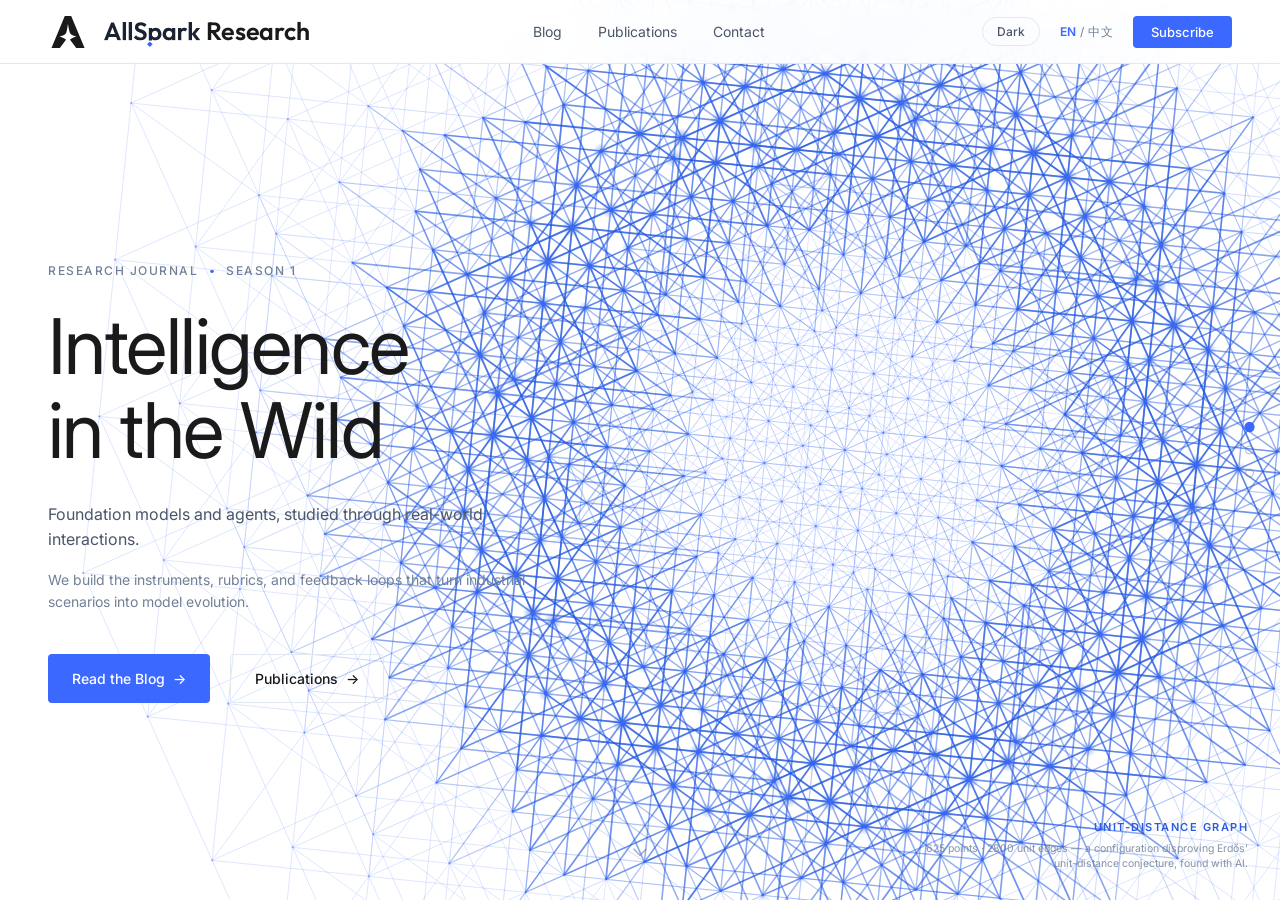
<file: index.html>
<!DOCTYPE html>
<html lang="en">
<head>
  <meta charset="UTF-8" />
  <meta name="viewport" content="width=device-width, initial-scale=1.0" />
  <meta http-equiv="Cache-Control" content="no-cache, no-store, must-revalidate" />
  <meta http-equiv="Pragma" content="no-cache" />
  <meta http-equiv="Expires" content="0" />
  <title data-i18n="index.title">AllSpark Research — Intelligence in the Wild</title>
  <link rel="stylesheet" href="style.css?v=1787644916116" />
  <link rel="icon" type="image/svg+xml" href="favicon.svg?v=1787295424726" />
</head>
<body>

<!-- ── Navigation ─────────────────────────────────────── -->
<nav class="nav">
  <a class="nav-logo" href="index.html">
    <span class="brand-logo nav-logo-svg"></span>
    <span class="brand-wordmark"></span>
    <span class="brand-suffix">Research</span>
  </a>
  <ul class="nav-links">
    <li><a href="field-notes.html" data-i18n="nav.blog">Blog</a></li>
    <li><a href="publications.html" data-i18n="nav.publications">Publications</a></li>
    <li><a href="about.html#contact" data-i18n="nav.contact">Contact</a></li>
  </ul>
  <div class="nav-actions">
    <button class="theme-toggle" id="theme-toggle">Light</button>
    <div class="nav-lang" id="lang-toggle"><span class="en active">EN</span> / <span class="zh">中文</span></div>
    <button class="btn-primary" style="padding: 8px 18px; font-size: 13px;" data-i18n="nav.subscribe">Subscribe</button>
  </div>
</nav>

<!-- ── Hero Section ───────────────────────────────────── -->
<div class="snap-container" id="snap-container">

<section class="hero snap-section">
  <div class="hero-bg">
    <canvas id="constellation-canvas" data-constellation-viz></canvas>
    <canvas id="startrail-canvas" style="position:absolute;inset:0;width:100%;height:100%;display:none;"></canvas>
    <div class="udg-caption">
      <span class="udg-caption-title" id="udg-title" data-i18n="index.udg.title">Unit-Distance Graph</span>
      <span class="udg-caption-note" id="udg-note" data-i18n="index.udg.note">625 points · 2800 unit edges — a configuration disproving Erdős' unit-distance conjecture, found with AI.</span>
    </div>
  </div>
  <div class="hero-content">
    <div class="hero-eyebrow">
      <span data-i18n="index.hero.eyebrow.research">RESEARCH JOURNAL</span> <span class="divider"></span> <span data-i18n="index.hero.eyebrow.season">SEASON 1</span>
    </div>
    <h1 class="hero-title" data-i18n="index.hero.title">Intelligence<br>in the Wild</h1>
    <div class="hero-right">
      <p class="hero-subtitle" data-i18n="index.hero.subtitle">Foundation models and agents, studied through real-world interactions.</p>
      <p class="hero-desc" data-i18n="index.hero.desc">
        We build the instruments, rubrics, and feedback loops that turn industrial scenarios into model evolution.
      </p>
      <div class="hero-actions">
        <a href="field-notes.html" class="btn-primary"><span data-i18n="index.hero.btn.blog">Read the Blog</span> <span>→</span></a>
        <a href="publications.html" class="btn-secondary"><span data-i18n="index.hero.btn.pubs">Publications</span> <span>→</span></a>
      </div>
    </div>
  </div>
  <div class="snap-scroll-hint" aria-hidden="true">
    <svg width="26" height="26" viewBox="0 0 24 24" fill="none" stroke="currentColor" stroke-width="1.6"><path d="M6 9l6 6 6-6"/></svg>
  </div>
</section>

<!-- ── Research Fields ─────────────────────────────────── -->
<section class="section snap-section snap-section--pad">
  <div class="section-header">
    <div>
      <div class="section-label" data-i18n="index.fields.label">Research Fields</div>
      <h2 class="section-title" data-i18n="index.fields.title">Three Areas of Inquiry</h2>
      <p class="section-subtitle" data-i18n="index.fields.subtitle">AllSpark studies foundation models and agents in real-world interaction systems.</p>
    </div>
    <a href="research.html" class="view-all" data-i18n="index.fields.approach">Our Approach →</a>
  </div>

  <div class="fields-grid">

    <div class="field-card">
      <div class="field-icon" data-facet-icon="foundation">
        <svg viewBox="0 0 56 56" fill="none" stroke="var(--accent)" stroke-width="1">
          <path d="M28 6L50 18V38L28 50L6 38V18L28 6Z" opacity="0.4"/>
          <path d="M28 6V50M6 18L50 38M50 18L6 38" opacity="0.2"/>
          <circle cx="28" cy="28" r="6" fill="var(--accent)" opacity="0.3"/>
        </svg>
      </div>
      <div class="field-name" data-i18n="index.field.foundation.name">Foundation Models</div>
      <div class="field-desc" data-i18n="index.field.foundation.desc">Advance base models that learn, reason, and generalize across modalities and environments.</div>
      <div class="field-meta">
        <div class="field-tags">
          <span class="tag" data-i18n="index.field.foundation.tag1">Pretraining</span>
          <span class="tag" data-i18n="index.field.foundation.tag2">Scaling</span>
          <span class="tag" data-i18n="index.field.foundation.tag3">Capabilities</span>
        </div>
        <a href="research.html" class="field-link" data-i18n="index.field.foundation.link">Explore →</a>
      </div>
    </div>

    <div class="field-card">
      <div class="field-icon" data-facet-icon="agentic">
        <svg viewBox="0 0 56 56" fill="none" stroke="var(--accent)" stroke-width="1">
          <circle cx="28" cy="28" r="16" opacity="0.3"/>
          <circle cx="28" cy="28" r="8" opacity="0.2"/>
          <path d="M28 12V8M28 48V44M12 28H8M48 28H44" stroke-width="1.5"/>
          <circle cx="28" cy="12" r="3" fill="var(--accent)" opacity="0.4"/>
          <circle cx="28" cy="44" r="3" fill="var(--accent)" opacity="0.4"/>
        </svg>
      </div>
      <div class="field-name" data-i18n="index.field.agentic.name">Agentic Systems</div>
      <div class="field-desc" data-i18n="index.field.agentic.desc">Build agents that perceive, plan, act, and learn in complex, real-world interaction loops.</div>
      <div class="field-meta">
        <div class="field-tags">
          <span class="tag" data-i18n="index.field.agentic.tag1">Planning</span>
          <span class="tag" data-i18n="index.field.agentic.tag2">Tool Use</span>
          <span class="tag" data-i18n="index.field.agentic.tag3">Memory</span>
        </div>
        <a href="research.html" class="field-link" data-i18n="index.field.agentic.link">Explore →</a>
      </div>
    </div>

    <div class="field-card">
      <div class="field-icon" data-facet-icon="evaluation">
        <svg viewBox="0 0 56 56" fill="none" stroke="var(--accent)" stroke-width="1">
          <rect x="8" y="8" width="40" height="40" rx="4" opacity="0.3"/>
          <path d="M16 28L22 34L40 16" stroke-width="2" opacity="0.6"/>
          <circle cx="28" cy="28" r="3" fill="var(--accent)" opacity="0.4"/>
        </svg>
      </div>
      <div class="field-name" data-i18n="index.field.evaluation.name">Evaluation & Harness</div>
      <div class="field-desc" data-i18n="index.field.evaluation.desc">Design rigorous evaluations and reusable harnesses to measure capability and behavior.</div>
      <div class="field-meta">
        <div class="field-tags">
          <span class="tag" data-i18n="index.field.evaluation.tag1">Benchmarks</span>
          <span class="tag" data-i18n="index.field.evaluation.tag2">Datasets</span>
          <span class="tag" data-i18n="index.field.evaluation.tag3">Harnesses</span>
        </div>
        <a href="research.html" class="field-link" data-i18n="index.field.evaluation.link">Explore →</a>
      </div>
    </div>

  </div>
</section>

<!-- ── Subscribe + Footer (screen 4) ────────────── -->
<div class="snap-section snap-section--end">

  <!-- ── Subscribe ──────────────────────────────────────── -->
  <div class="subscribe-section">
    <div class="subscribe-content">
      <div class="subscribe-icon">
        <span class="brand-logo"></span>
      </div>
      <div>
        <div class="subscribe-title" data-i18n="index.subscribe.title">Get the latest research updates</div>
        <div class="subscribe-desc" data-i18n="index.subscribe.desc">We publish when we have something worth saying. No spam, no schedule.</div>
      </div>
    </div>
    <div class="subscribe-form">
      <input type="email" class="subscribe-input" data-i18n-attr="placeholder:index.subscribe.placeholder" placeholder="your@email.com">
      <button class="subscribe-btn" data-i18n="index.subscribe.btn">Subscribe</button>
    </div>
  </div>

<!-- ── Footer ──────────────────────────────────────────── -->
<footer class="footer">
  <div class="footer-grid">
    <div>
      <div class="footer-brand">
        <span class="brand-logo footer-logo-svg"></span>
        <span class="brand-wordmark"></span>
        <span class="brand-suffix">Research</span>
      </div>
      <p class="footer-about" data-i18n="footer.about">
        Xiaohongshu's foundation model research team. Building the instruments, rubrics, and feedback loops that turn real-world interactions into model evolution.
      </p>
      <div class="footer-social">
        <a href="#" aria-label="GitHub">
          <svg width="16" height="16" viewBox="0 0 24 24" fill="none" stroke="currentColor" stroke-width="2"><path d="M9 19c-5 1.5-5-2.5-7-3m14 6v-3.87a3.37 3.37 0 0 0-.94-2.61c3.14-.35 6.44-1.54 6.44-7A5.44 5.44 0 0 0 20 4.77 5.07 5.07 0 0 0 19.91 1S18.73.65 16 2.48a13.38 13.38 0 0 0-7 0C6.27.65 5.09 1 5.09 1A5.07 5.07 0 0 0 5 4.77a5.44 5.44 0 0 0-1.5 3.78c0 5.42 3.3 6.61 6.44 7A3.37 3.37 0 0 0 9 18.13V22"/></svg>
        </a>
        <a href="#" aria-label="Twitter">
          <svg width="16" height="16" viewBox="0 0 24 24" fill="none" stroke="currentColor" stroke-width="2"><path d="M23 3a10.9 10.9 0 0 1-3.14 1.53 4.48 4.48 0 0 0-7.86 3v1A10.66 10.66 0 0 1 3 4s-4 9 5 13a11.64 11.64 0 0 1-7 2c9 5 20 0 20-11.5a4.5 4.5 0 0 0-.08-.83A7.72 7.72 0 0 0 23 3z"/></svg>
        </a>
        <a href="#" aria-label="LinkedIn">
          <svg width="16" height="16" viewBox="0 0 24 24" fill="none" stroke="currentColor" stroke-width="2"><path d="M16 8a6 6 0 0 1 6 6v7h-4v-7a2 2 0 0 0-2-2 2 2 0 0 0-2 2v7h-4v-7a6 6 0 0 1 6-6z"/><rect x="2" y="9" width="4" height="12"/><circle cx="4" cy="4" r="2"/></svg>
        </a>
      </div>
    </div>
    <div>
      <div class="footer-col-title" data-i18n="footer.links">Links</div>
      <ul class="footer-links">
        <li><a href="field-notes.html" data-i18n="footer.blog">Blog</a></li>
        <li><a href="publications.html" data-i18n="footer.publications">Publications</a></li>
        <li><a href="mailto:allspark@xiaohongshu.com" data-i18n="footer.contact">Contact</a></li>
      </ul>
    </div>
  </div>
  <div class="footer-bottom">
    <span data-i18n="footer.copyright">© 2026 AllSpark Research · Xiaohongshu Foundation Model Team</span>
    <div class="footer-bottom-links">
      <a href="#" data-i18n="footer.privacy">Privacy</a>
      <a href="#" data-i18n="footer.terms">Terms</a>
      <a href="#" data-i18n="footer.sitemap">Sitemap</a>
    </div>
  </div>
</footer>

</div><!-- /.snap-section--end -->

</div><!-- /.snap-container -->

<!-- ── Snap dot navigation ── -->
<div class="snap-dots" id="snap-dots" aria-label="Section navigation">
  <button class="snap-dot active" data-index="0" aria-label="Intelligence in the Wild"></button>
  <button class="snap-dot" data-index="1" aria-label="Research Fields"></button>
  <button class="snap-dot" data-index="2" aria-label="Subscribe"></button>
</div>

<script src="constellation-viz.js"></script>
<script src="star-trail.js?v=1786331869"></script>
<script src="i18n.js?v=1792634937000"></script>
<script src="main.js?v=1787295424726"></script>
<script src="logos.js?v=1787644916116"></script>
<script src="snap.js?v=1786329086"></script>
</body>
</html>
</file>
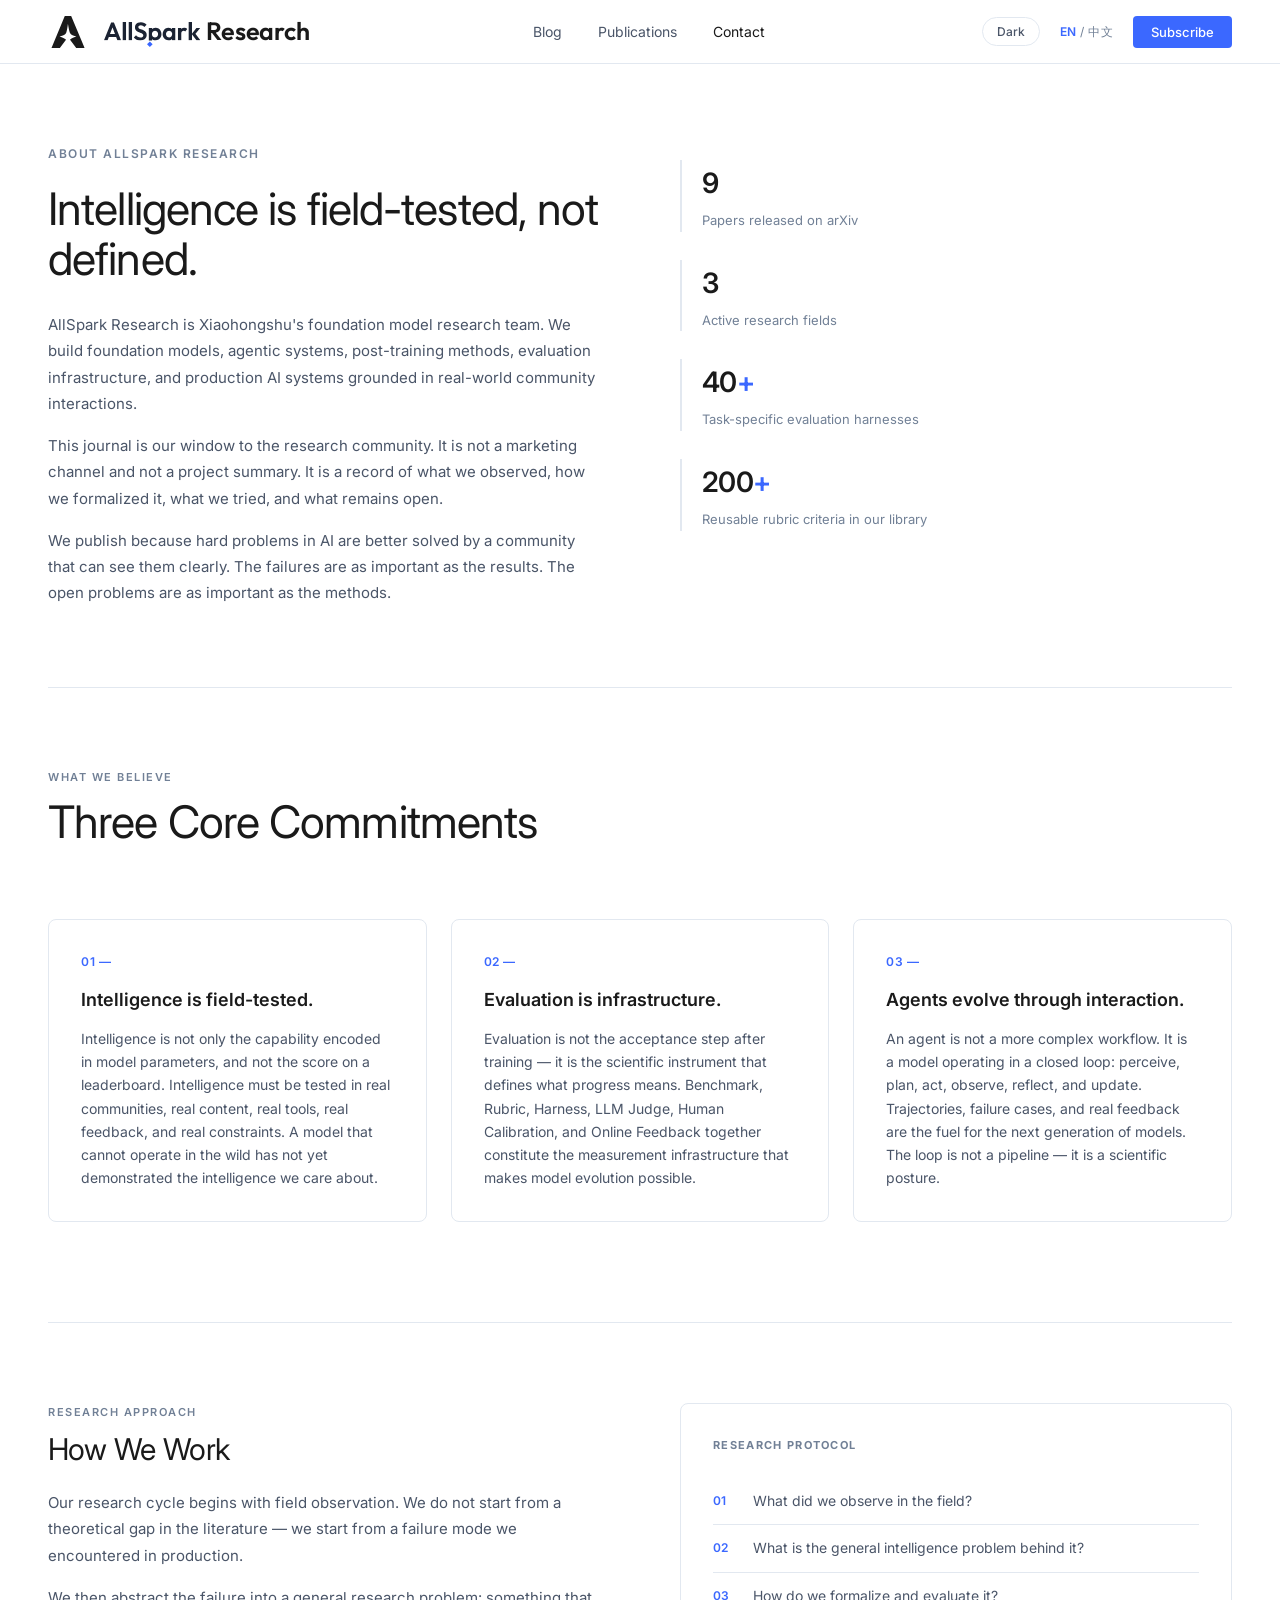
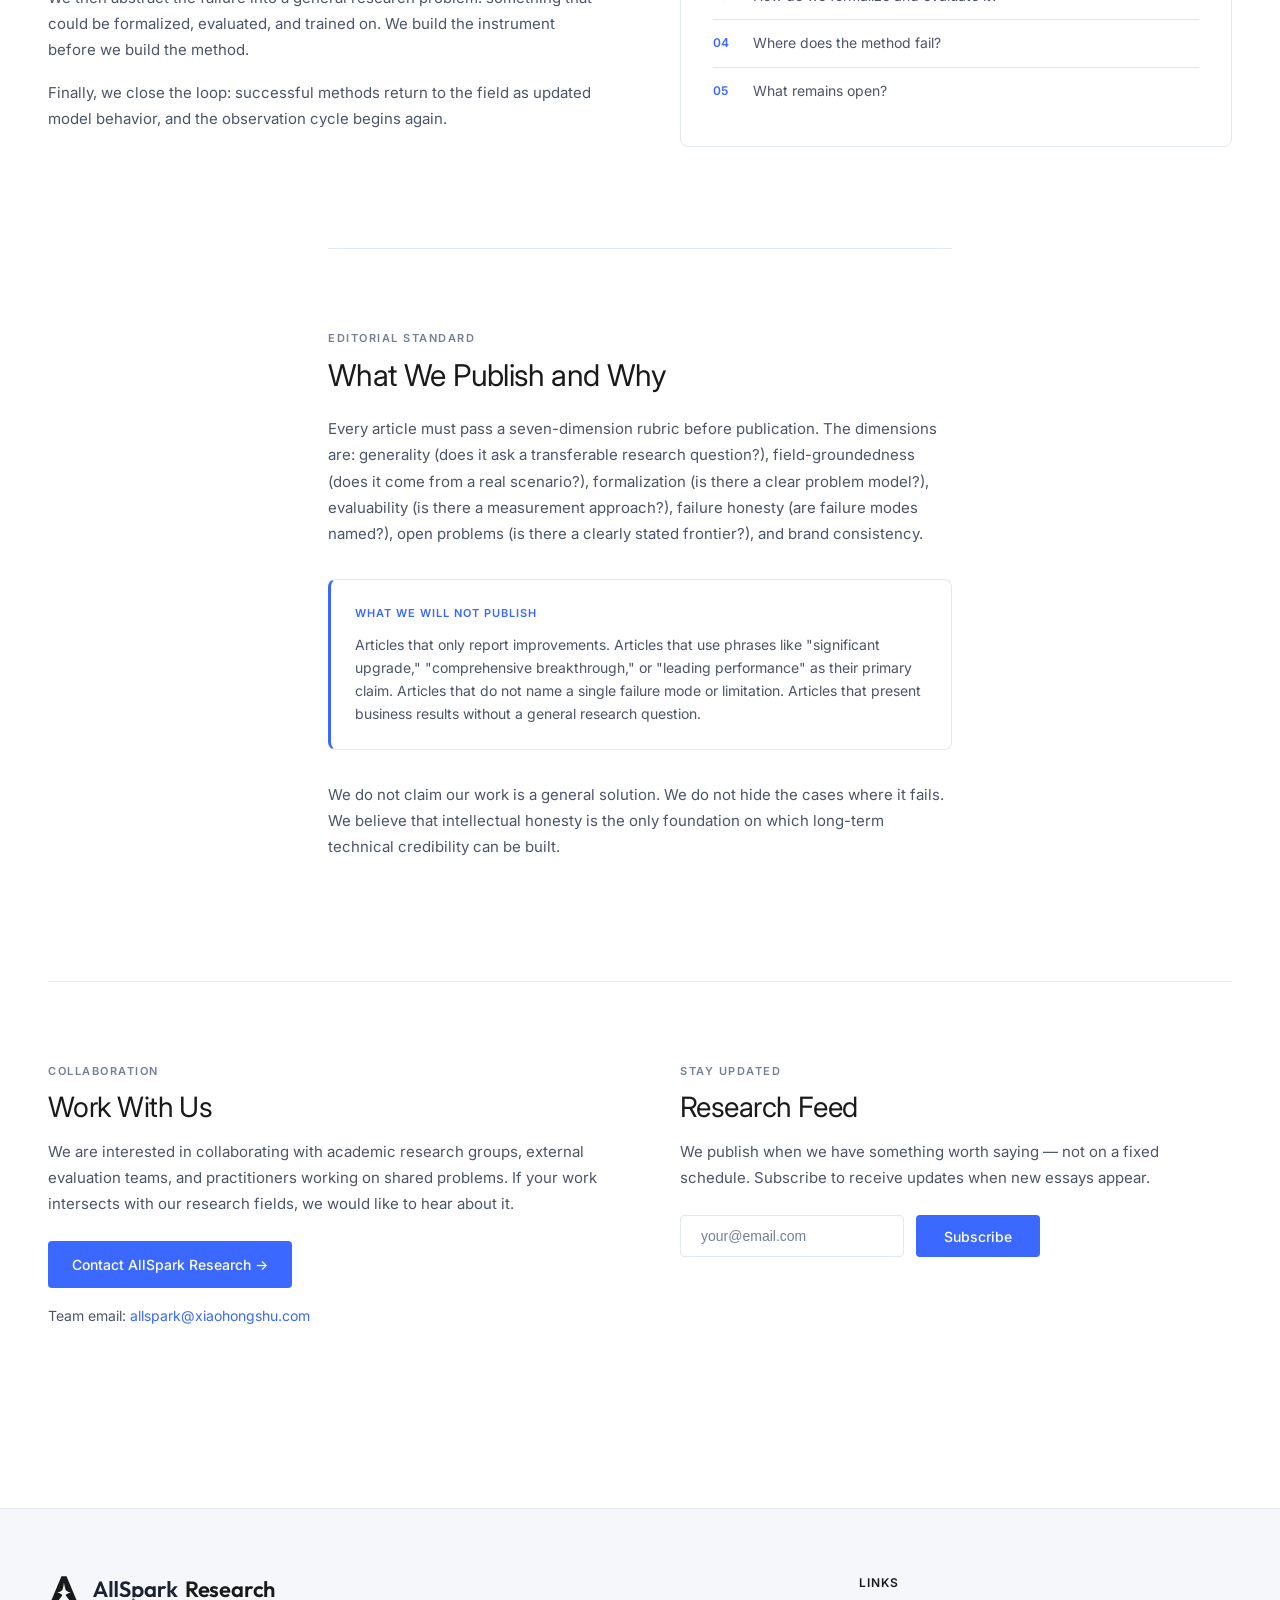
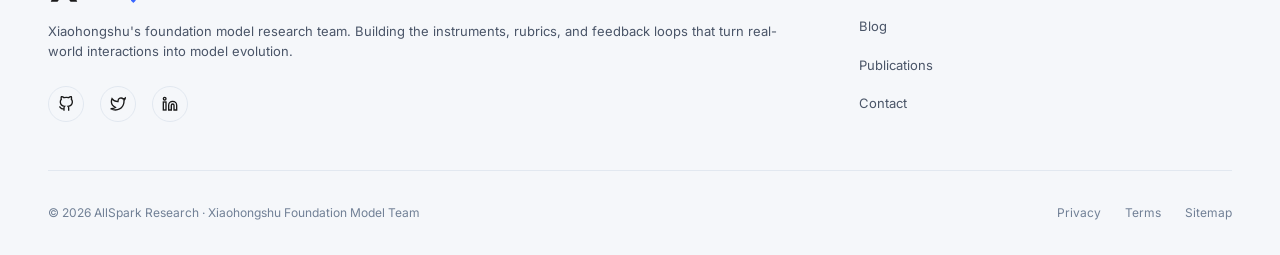
<file: about.html>
<!DOCTYPE html>
<html lang="en">
<head>
  <meta http-equiv="Cache-Control" content="no-cache, no-store, must-revalidate" />
  <meta http-equiv="Pragma" content="no-cache" />
  <meta http-equiv="Expires" content="0" />
  <meta charset="UTF-8" />
  <meta name="viewport" content="width=device-width, initial-scale=1.0" />
  <title data-i18n="about.title">About — AllSpark Research</title>
  <link rel="stylesheet" href="style.css?v=1787644916116" />
  <link rel="icon" type="image/svg+xml" href="favicon.svg?v=1787295424726" />
  <style>
    /* Mission Hero */
    .about-mission {
      max-width: var(--page-w);
      margin: 0 auto;
      padding: calc(var(--nav-h) + 80px) 48px 80px;
      display: grid;
      grid-template-columns: 1fr 1fr;
      gap: 80px;
      align-items: start;
    }
    .mission-eyebrow {
      font-size: 12px;
      font-weight: 600;
      letter-spacing: 1.5px;
      text-transform: uppercase;
      color: var(--text-muted);
      margin-bottom: 20px;
    }
    .mission-title {
      font-size: clamp(32px, 3.5vw, 48px);
      font-weight: 400;
      line-height: 1.12;
      letter-spacing: -0.02em;
      margin-bottom: 28px;
    }
    .mission-body {
      font-size: 15px;
      color: var(--text-secondary);
      line-height: 1.75;
    }
    .mission-body p { margin-bottom: 16px; }
    .mission-body p:last-child { margin-bottom: 0; }

    .mission-stats {
      display: flex;
      flex-direction: column;
      gap: 28px;
      padding-top: 16px;
    }
    .stat-item {
      padding-left: 20px;
      border-left: 2px solid var(--border-color);
    }
    .stat-num {
      font-size: 28px;
      font-weight: 600;
      color: var(--text-primary);
      letter-spacing: -0.02em;
      margin-bottom: 4px;
    }
    .stat-num span { color: var(--accent); }
    .stat-label {
      font-size: 13px;
      color: var(--text-muted);
    }

    /* Commitments */
    .commitments-grid {
      display: grid;
      grid-template-columns: repeat(3, 1fr);
      gap: 24px;
    }
    .commitment-card {
      background: var(--bg-card);
      border: 1px solid var(--border-color);
      padding: 32px;
      border-radius: 8px;
      transition: all 0.3s;
    }
    .commitment-card:hover {
      border-color: var(--accent);
      transform: translateY(-2px);
    }
    .commitment-num {
      font-size: 12px;
      font-weight: 600;
      color: var(--accent);
      margin-bottom: 16px;
      letter-spacing: 0.5px;
    }
    .commitment-title {
      font-size: 18px;
      font-weight: 600;
      color: var(--text-primary);
      margin-bottom: 16px;
      line-height: 1.3;
    }
    .commitment-text {
      font-size: 14px;
      color: var(--text-secondary);
      line-height: 1.65;
    }

    /* Research Approach */
    .approach-section {
      max-width: var(--page-w);
      margin: 0 auto;
      padding: 0 48px 100px;
    }
    .approach-grid {
      display: grid;
      grid-template-columns: 1fr 1fr;
      gap: 80px;
    }
    .approach-text {
      font-size: 15px;
      color: var(--text-secondary);
      line-height: 1.75;
      margin-bottom: 16px;
    }
    .protocol-box {
      background: var(--bg-card);
      border: 1px solid var(--border-color);
      border-radius: 8px;
      padding: 32px;
    }
    .protocol-title {
      font-size: 11px;
      font-weight: 700;
      letter-spacing: 0.12em;
      text-transform: uppercase;
      color: var(--text-muted);
      margin-bottom: 24px;
    }
    .protocol-step {
      display: flex;
      gap: 16px;
      align-items: flex-start;
      padding: 12px 0;
    }
    .protocol-step + .protocol-step {
      border-top: 1px solid var(--border-color);
    }
    .step-num {
      font-size: 12px;
      font-weight: 600;
      color: var(--accent);
      min-width: 24px;
      margin-top: 1px;
    }
    .step-text {
      font-size: 14px;
      color: var(--text-secondary);
      line-height: 1.6;
    }

    /* Writing Standards */
    .standards-section {
      max-width: 720px;
      margin: 0 auto;
      padding: 0 48px 100px;
    }
    .standards-text {
      font-size: 15px;
      color: var(--text-secondary);
      line-height: 1.75;
      margin-bottom: 20px;
    }
    .callout {
      margin: 32px 0;
      padding: 24px;
      background: var(--bg-card);
      border: 1px solid var(--border-color);
      border-radius: 8px;
      border-left: 3px solid var(--accent);
    }
    .callout-label {
      font-size: 11px;
      font-weight: 600;
      letter-spacing: 1px;
      text-transform: uppercase;
      color: var(--accent);
      margin-bottom: 10px;
    }
    .callout-text {
      font-size: 14px;
      color: var(--text-secondary);
      line-height: 1.65;
    }

    /* Contact Section */
    .contact-section {
      max-width: var(--page-w);
      margin: 0 auto;
      padding: 0 48px 100px;
    }
    .contact-grid {
      display: grid;
      grid-template-columns: 1fr 1fr;
      gap: 80px;
    }
    .contact-text {
      font-size: 15px;
      color: var(--text-secondary);
      line-height: 1.75;
      margin-bottom: 24px;
    }

    @media (max-width: 1024px) {
      .about-mission { grid-template-columns: 1fr; }
      .commitments-grid { grid-template-columns: 1fr; }
      .approach-grid { grid-template-columns: 1fr; }
      .contact-grid { grid-template-columns: 1fr; }
    }
    @media (max-width: 768px) {
      .about-mission, .approach-section, .standards-section, .contact-section {
        padding-left: 24px;
        padding-right: 24px;
      }
    }
  </style>
</head>
<body>

<!-- ── Navigation ─────────────────────────────────────── -->
<nav class="nav">
  <a class="nav-logo" href="index.html">
    <span class="brand-logo nav-logo-svg"></span>
    <span class="brand-wordmark"></span>
    <span class="brand-suffix">Research</span>
  </a>
  <ul class="nav-links">
    <li><a href="field-notes.html" data-i18n="nav.blog">Blog</a></li>
    <li><a href="publications.html" data-i18n="nav.publications">Publications</a></li>
    <li><a href="about.html#contact" class="active" data-i18n="nav.contact">Contact</a></li>
  </ul>
  <div class="nav-actions">
    <button class="theme-toggle" id="theme-toggle">Light</button>
    <div class="nav-lang" id="lang-toggle"><span class="en active">EN</span> / <span class="zh">中文</span></div>
    <button class="btn-primary" style="padding: 8px 18px; font-size: 13px;" data-i18n="nav.subscribe">Subscribe</button>
  </div>
</nav>

<!-- ── Mission ────────────────────────────────────────── -->
<div class="about-mission">
  <div>
    <div class="mission-eyebrow" data-i18n="about.eyebrow">About AllSpark Research</div>
    <h1 class="mission-title" data-i18n="about.mission.title">Intelligence is field-tested, not defined.</h1>
    <div class="mission-body">
      <p data-i18n="about.mission.p1">
        AllSpark Research is Xiaohongshu's foundation model research team. We build
        foundation models, agentic systems, post-training methods, evaluation infrastructure,
        and production AI systems grounded in real-world community interactions.
      </p>
      <p data-i18n="about.mission.p2">
        This journal is our window to the research community. It is not a marketing channel
        and not a project summary. It is a record of what we observed, how we formalized it,
        what we tried, and what remains open.
      </p>
      <p data-i18n="about.mission.p3">
        We publish because hard problems in AI are better solved by a community that can see
        them clearly. The failures are as important as the results. The open problems are as
        important as the methods.
      </p>
    </div>
  </div>
  <div class="mission-stats">
    <div class="stat-item">
      <div class="stat-num">9</div>
      <div class="stat-label" data-i18n="about.stat1.label">Published essays and field notes</div>
    </div>
    <div class="stat-item">
      <div class="stat-num">3</div>
      <div class="stat-label" data-i18n="about.stat2.label">Active research fields</div>
    </div>
    <div class="stat-item">
      <div class="stat-num">40<span>+</span></div>
      <div class="stat-label" data-i18n="about.stat3.label">Task-specific evaluation harnesses</div>
    </div>
    <div class="stat-item">
      <div class="stat-num">200<span>+</span></div>
      <div class="stat-label" data-i18n="about.stat4.label">Reusable rubric criteria in our library</div>
    </div>
  </div>
</div>

<!-- ── Three Core Commitments ─────────────────────────── -->
<section class="section" style="padding-top:0;">
  <hr class="divider" style="margin-bottom:80px;">
  <div class="section-header">
    <div>
      <div class="section-label" data-i18n="about.commitments.label">What We Believe</div>
      <h2 class="section-title" data-i18n="about.commitments.title">Three Core Commitments</h2>
    </div>
  </div>

  <div class="commitments-grid">
    <div class="commitment-card">
      <div class="commitment-num">01 —</div>
      <div class="commitment-title" data-i18n="about.c1.title">Intelligence is field-tested.</div>
      <div class="commitment-text" data-i18n="about.c1.text">
        Intelligence is not only the capability encoded in model parameters, and not the score on a leaderboard.
        Intelligence must be tested in real communities, real content, real tools, real feedback, and real constraints.
        A model that cannot operate in the wild has not yet demonstrated the intelligence we care about.
      </div>
    </div>
    <div class="commitment-card">
      <div class="commitment-num">02 —</div>
      <div class="commitment-title" data-i18n="about.c2.title">Evaluation is infrastructure.</div>
      <div class="commitment-text" data-i18n="about.c2.text">
        Evaluation is not the acceptance step after training — it is the scientific instrument that defines
        what progress means. Benchmark, Rubric, Harness, LLM Judge, Human Calibration, and Online Feedback
        together constitute the measurement infrastructure that makes model evolution possible.
      </div>
    </div>
    <div class="commitment-card">
      <div class="commitment-num">03 —</div>
      <div class="commitment-title" data-i18n="about.c3.title">Agents evolve through interaction.</div>
      <div class="commitment-text" data-i18n="about.c3.text">
        An agent is not a more complex workflow. It is a model operating in a closed loop: perceive, plan,
        act, observe, reflect, and update. Trajectories, failure cases, and real feedback are the fuel for
        the next generation of models. The loop is not a pipeline — it is a scientific posture.
      </div>
    </div>
  </div>
</section>

<!-- ── Research Approach ──────────────────────────────── -->
<div class="approach-section">
  <hr class="divider" style="margin-bottom:80px;">
  <div class="approach-grid">
    <div>
      <div class="section-label" data-i18n="about.approach.label">Research Approach</div>
      <h2 class="section-title" style="font-size:30px;margin-bottom:24px;" data-i18n="about.approach.title">How We Work</h2>
      <p class="approach-text" data-i18n="about.approach.p1">
        Our research cycle begins with field observation. We do not start from a theoretical
        gap in the literature — we start from a failure mode we encountered in production.
      </p>
      <p class="approach-text" data-i18n="about.approach.p2">
        We then abstract the failure into a general research problem: something that could be
        formalized, evaluated, and trained on. We build the instrument before we build the method.
      </p>
      <p class="approach-text" data-i18n="about.approach.p3">
        Finally, we close the loop: successful methods return to the field as updated model
        behavior, and the observation cycle begins again.
      </p>
    </div>
    <div>
      <div class="protocol-box">
        <div class="protocol-title" data-i18n="about.protocol.title">Research Protocol</div>
        <div class="protocol-step">
          <div class="step-num">01</div>
          <div class="step-text" data-i18n="about.protocol.s1">What did we observe in the field?</div>
        </div>
        <div class="protocol-step">
          <div class="step-num">02</div>
          <div class="step-text" data-i18n="about.protocol.s2">What is the general intelligence problem behind it?</div>
        </div>
        <div class="protocol-step">
          <div class="step-num">03</div>
          <div class="step-text" data-i18n="about.protocol.s3">How do we formalize and evaluate it?</div>
        </div>
        <div class="protocol-step">
          <div class="step-num">04</div>
          <div class="step-text" data-i18n="about.protocol.s4">Where does the method fail?</div>
        </div>
        <div class="protocol-step">
          <div class="step-num">05</div>
          <div class="step-text" data-i18n="about.protocol.s5">What remains open?</div>
        </div>
      </div>
    </div>
  </div>
</div>

<!-- ── Writing Standards ──────────────────────────────── -->
<div class="standards-section">
  <hr class="divider" style="margin-bottom:80px;">
  <div class="section-label" data-i18n="about.standards.label">Editorial Standard</div>
  <h2 class="section-title" style="font-size:30px;margin-bottom:24px;" data-i18n="about.standards.title">What We Publish and Why</h2>

  <p class="standards-text" data-i18n="about.standards.p1">
    Every article must pass a seven-dimension rubric before publication. The dimensions are:
    generality (does it ask a transferable research question?), field-groundedness (does it come
    from a real scenario?), formalization (is there a clear problem model?), evaluability (is
    there a measurement approach?), failure honesty (are failure modes named?), open problems
    (is there a clearly stated frontier?), and brand consistency.
  </p>

  <div class="callout">
    <div class="callout-label" data-i18n="about.standards.callout.label">What We Will Not Publish</div>
    <p class="callout-text" data-i18n="about.standards.callout.text">
      Articles that only report improvements. Articles that use phrases like "significant
      upgrade," "comprehensive breakthrough," or "leading performance" as their primary
      claim. Articles that do not name a single failure mode or limitation. Articles that
      present business results without a general research question.
    </p>
  </div>

  <p class="standards-text" data-i18n="about.standards.p2">
    We do not claim our work is a general solution. We do not hide the cases where it fails.
    We believe that intellectual honesty is the only foundation on which long-term technical
    credibility can be built.
  </p>
</div>

<!-- ── Contact & Subscribe ────────────────────────────── -->
<div class="contact-section" id="contact">
  <hr class="divider" style="margin-bottom:80px;">
  <div class="contact-grid">
    <div>
      <div class="section-label" data-i18n="about.contact.label1">Collaboration</div>
      <h2 class="section-title" style="font-size:28px;margin-bottom:16px;" data-i18n="about.contact.title1">Work With Us</h2>
      <p class="contact-text" data-i18n="about.contact.p1">
        We are interested in collaborating with academic research groups, external evaluation
        teams, and practitioners working on shared problems. If your work intersects with our
        research fields, we would like to hear about it.
      </p>
      <a href="mailto:allspark@xiaohongshu.com" class="btn-primary" data-i18n="about.contact.btn">
        Contact AllSpark Research →
      </a>
      <p class="contact-email" style="margin-top:16px;font-size:14px;color:var(--text-secondary);">
        <span data-i18n="about.contact.email">Team email</span>:
        <a href="mailto:allspark@xiaohongshu.com" style="color:var(--accent);">allspark@xiaohongshu.com</a>
      </p>
    </div>
    <div>
      <div class="section-label" data-i18n="about.contact.label2">Stay Updated</div>
      <h2 class="section-title" style="font-size:28px;margin-bottom:16px;" data-i18n="about.contact.title2">Research Feed</h2>
      <p class="contact-text" data-i18n="about.contact.p2">
        We publish when we have something worth saying — not on a fixed schedule. Subscribe
        to receive updates when new essays appear.
      </p>
      <div class="subscribe-form" style="max-width:360px;">
        <input type="email" class="subscribe-input" placeholder="your@email.com" data-i18n-attr="placeholder:about.contact.placeholder">
        <button class="subscribe-btn" data-i18n="about.contact.subscribe">Subscribe</button>
      </div>
    </div>
  </div>
</div>

<!-- ── Footer ──────────────────────────────────────────── -->
<footer class="footer">
  <div class="footer-grid">
    <div>
      <div class="footer-brand">
        <span class="brand-logo footer-logo-svg"></span>
        <span class="brand-wordmark"></span>
        <span class="brand-suffix">Research</span>
      </div>
      <p class="footer-about" data-i18n="footer.about">
        Xiaohongshu's foundation model research team. Building the instruments, rubrics, and feedback loops that turn real-world interactions into model evolution.
      </p>
      <div class="footer-social">
        <a href="#" aria-label="GitHub">
          <svg width="16" height="16" viewBox="0 0 24 24" fill="none" stroke="currentColor" stroke-width="2"><path d="M9 19c-5 1.5-5-2.5-7-3m14 6v-3.87a3.37 3.37 0 0 0-.94-2.61c3.14-.35 6.44-1.54 6.44-7A5.44 5.44 0 0 0 20 4.77 5.07 5.07 0 0 0 19.91 1S18.73.65 16 2.48a13.38 13.38 0 0 0-7 0C6.27.65 5.09 1 5.09 1A5.07 5.07 0 0 0 5 4.77a5.44 5.44 0 0 0-1.5 3.78c0 5.42 3.3 6.61 6.44 7A3.37 3.37 0 0 0 9 18.13V22"/></svg>
        </a>
        <a href="#" aria-label="Twitter">
          <svg width="16" height="16" viewBox="0 0 24 24" fill="none" stroke="currentColor" stroke-width="2"><path d="M23 3a10.9 10.9 0 0 1-3.14 1.53 4.48 4.48 0 0 0-7.86 3v1A10.66 10.66 0 0 1 3 4s-4 9 5 13a11.64 11.64 0 0 1-7 2c9 5 20 0 20-11.5a4.5 4.5 0 0 0-.08-.83A7.72 7.72 0 0 0 23 3z"/></svg>
        </a>
        <a href="#" aria-label="LinkedIn">
          <svg width="16" height="16" viewBox="0 0 24 24" fill="none" stroke="currentColor" stroke-width="2"><path d="M16 8a6 6 0 0 1 6 6v7h-4v-7a2 2 0 0 0-2-2 2 2 0 0 0-2 2v7h-4v-7a6 6 0 0 1 6-6z"/><rect x="2" y="9" width="4" height="12"/><circle cx="4" cy="4" r="2"/></svg>
        </a>
      </div>
    </div>
    <div>
      <div class="footer-col-title" data-i18n="footer.links">Links</div>
      <ul class="footer-links">
        <li><a href="field-notes.html" data-i18n="footer.blog">Blog</a></li>
        <li><a href="publications.html" data-i18n="footer.publications">Publications</a></li>
        <li><a href="mailto:allspark@xiaohongshu.com" data-i18n="footer.contact">Contact</a></li>
      </ul>
    </div>
  </div>
  <div class="footer-bottom">
    <span data-i18n="footer.copyright">© 2026 AllSpark Research · Xiaohongshu Foundation Model Team</span>
    <div class="footer-bottom-links">
      <a href="#" data-i18n="footer.privacy">Privacy</a>
      <a href="#" data-i18n="footer.terms">Terms</a>
      <a href="#" data-i18n="footer.sitemap">Sitemap</a>
    </div>
  </div>
</footer>

<script src="constellation-viz.js"></script>
<script src="i18n.js?v=1792634937000"></script>
<script src="main.js?v=1787295424726"></script>
<script src="logos.js?v=1787644916116"></script>
</body>
</html>
</file>
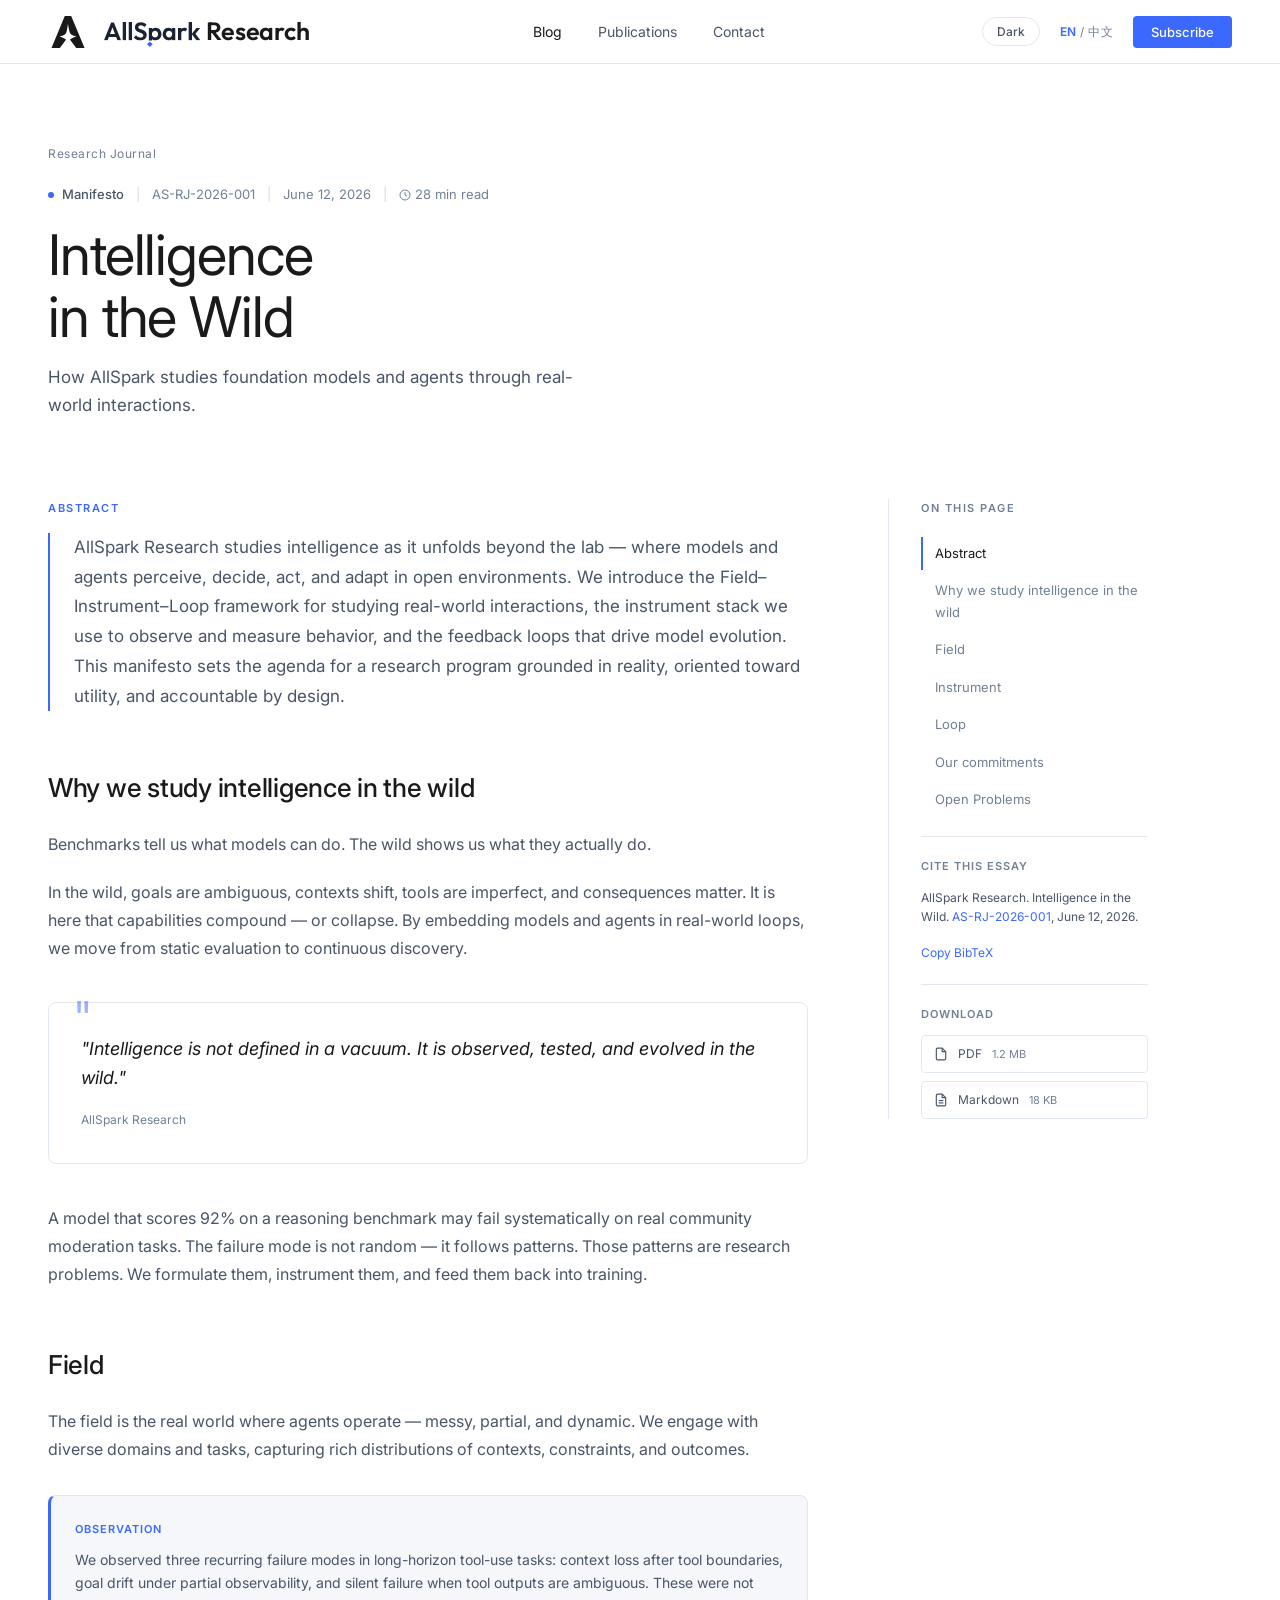
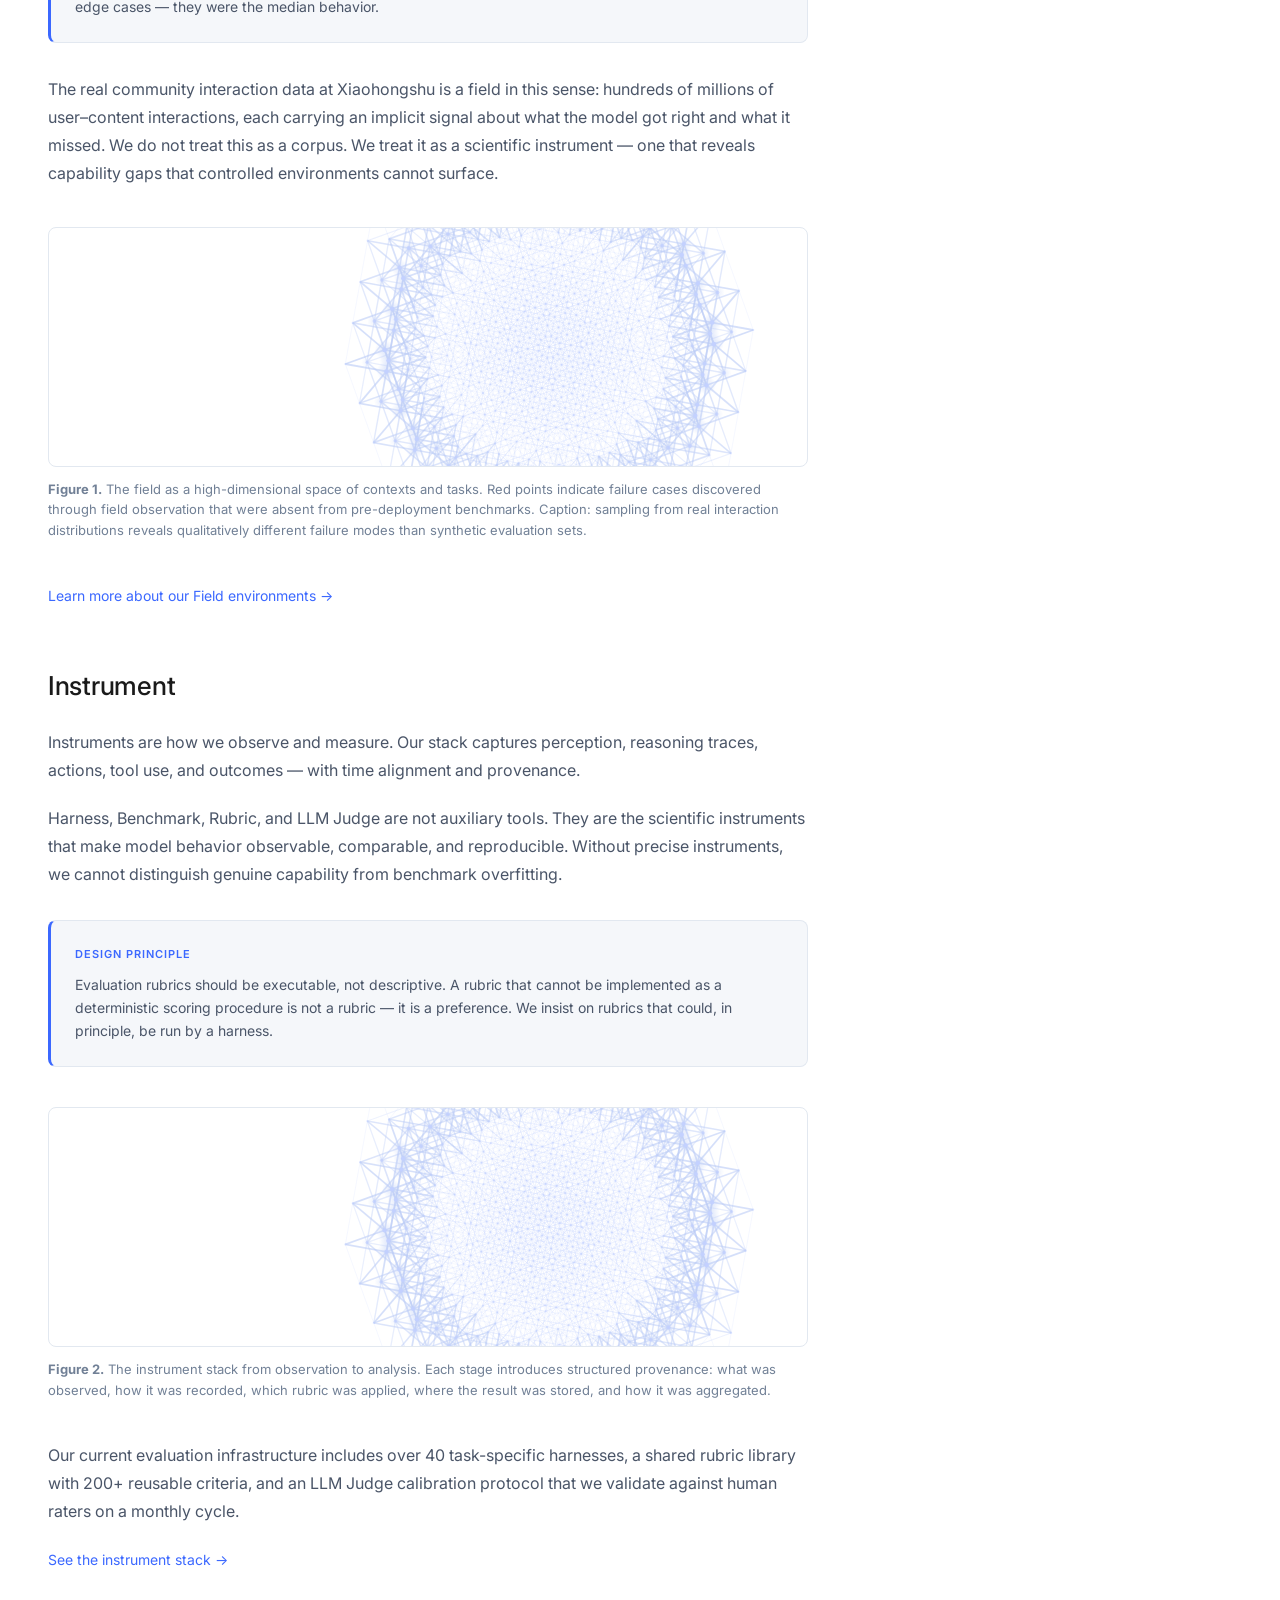
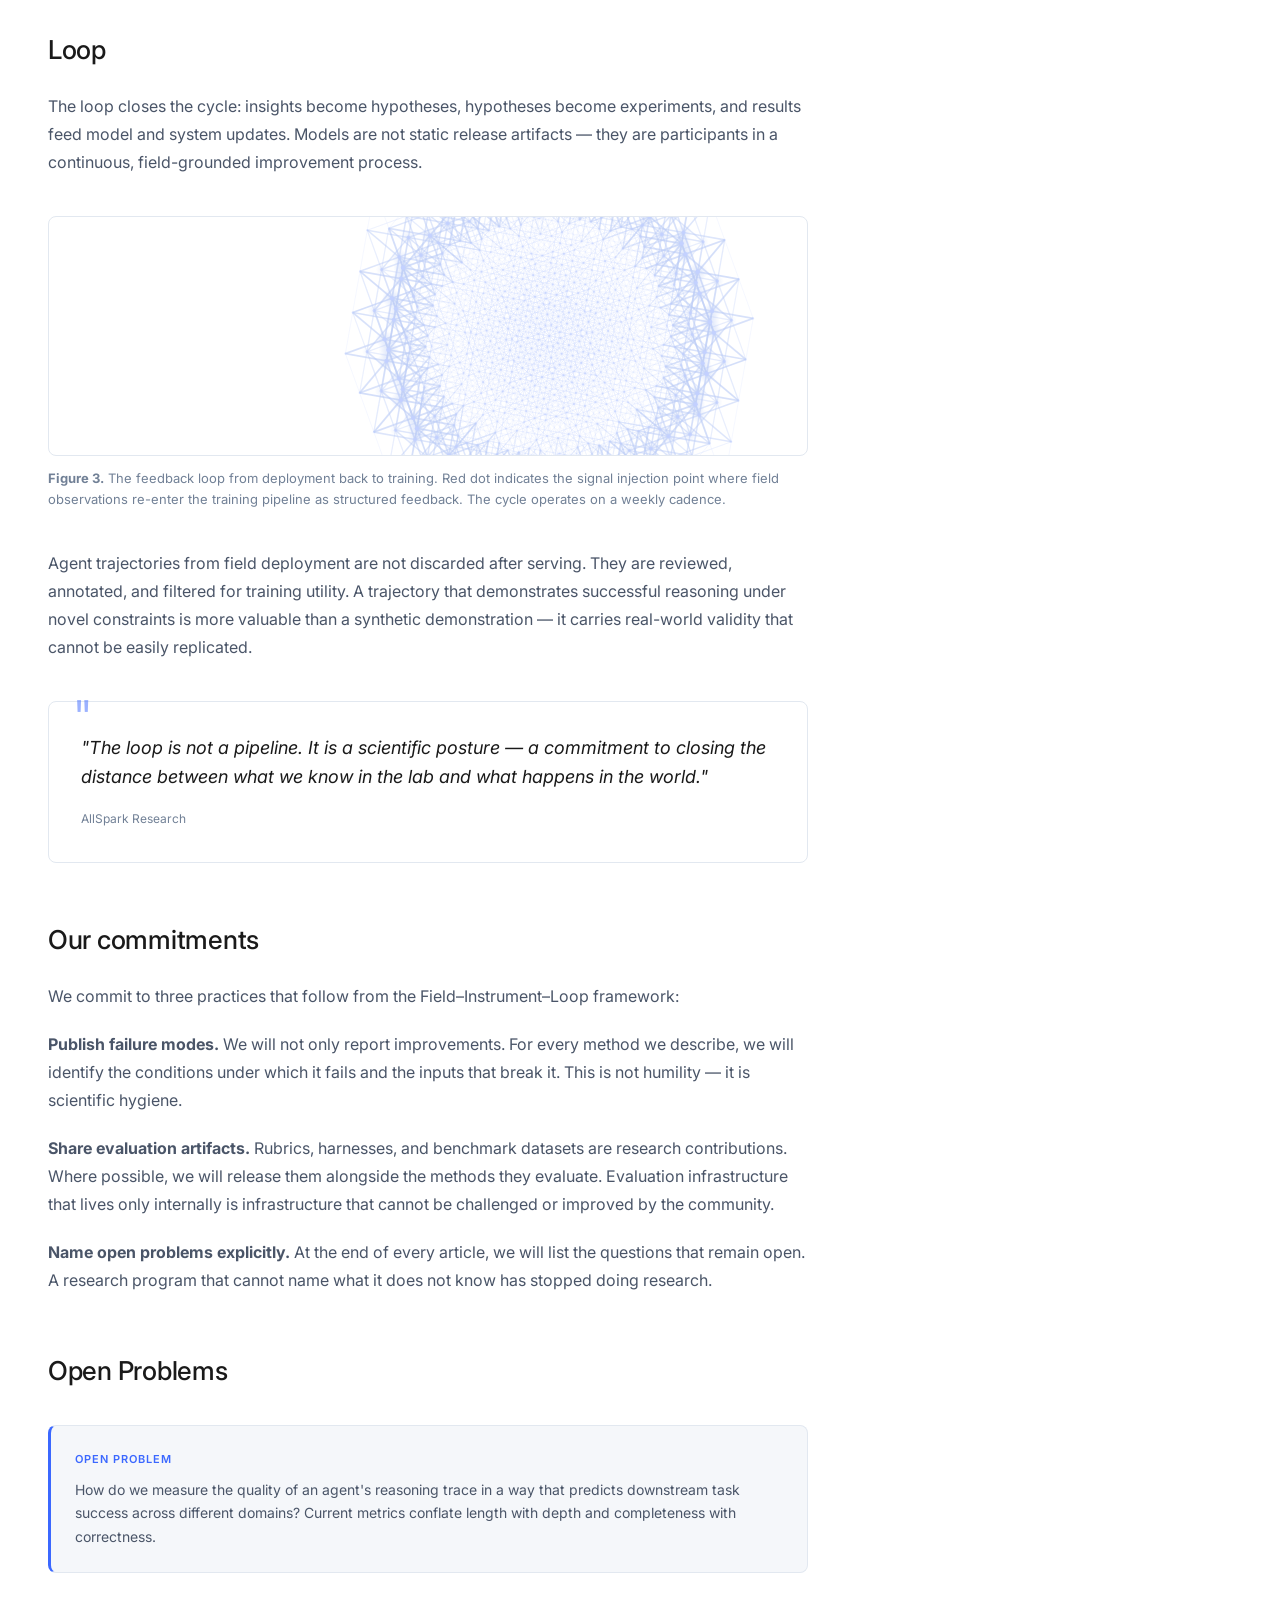
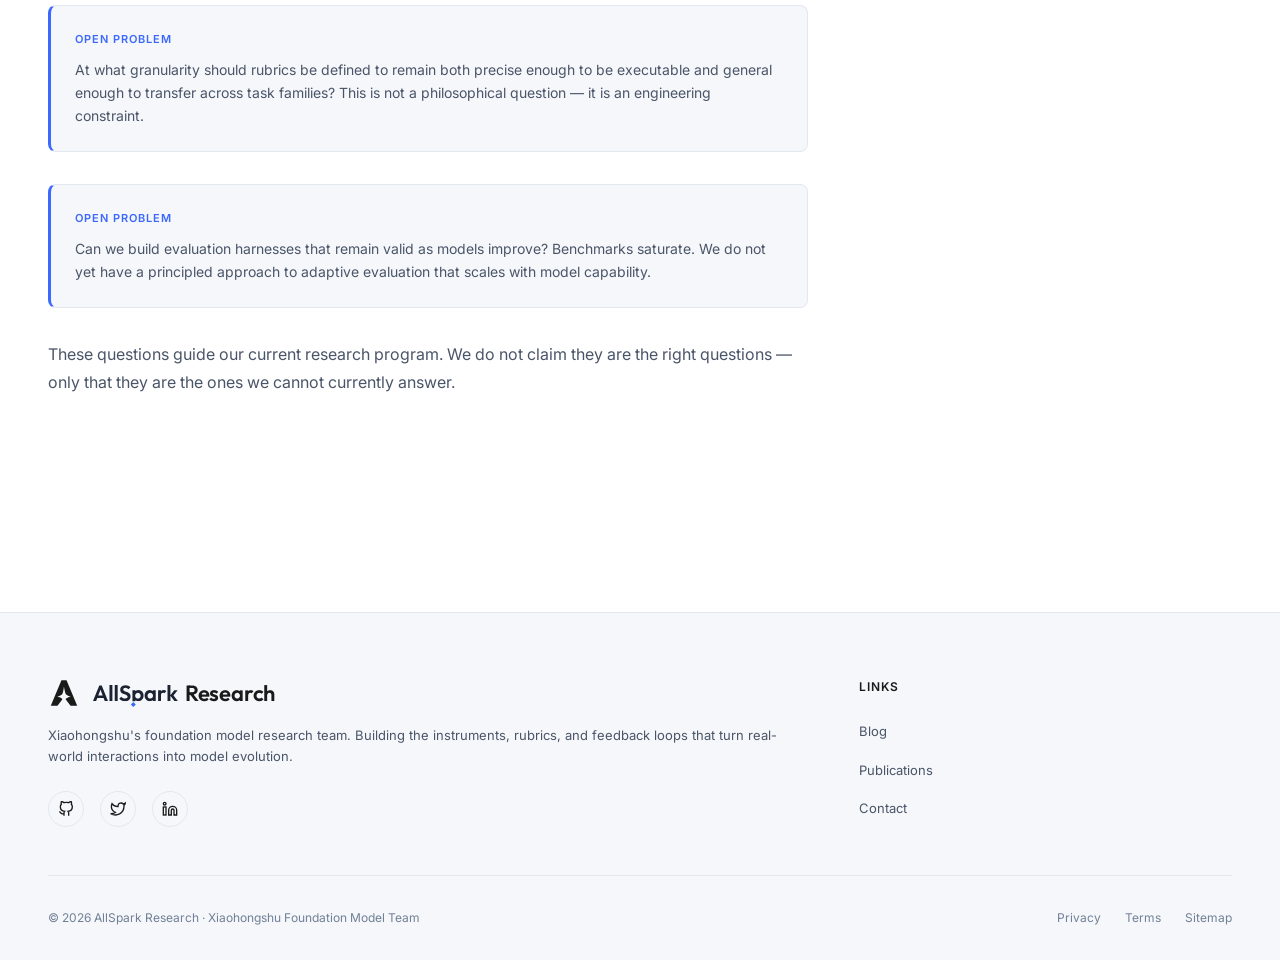
<file: article.html>
<!DOCTYPE html>
<html lang="en">
<head>
  <meta http-equiv="Cache-Control" content="no-cache, no-store, must-revalidate" />
  <meta http-equiv="Pragma" content="no-cache" />
  <meta http-equiv="Expires" content="0" />
  <meta charset="UTF-8" />
  <meta name="viewport" content="width=device-width, initial-scale=1.0" />
  <title data-i18n="article.title">Intelligence in the Wild — AllSpark Research</title>
  <link rel="stylesheet" href="style.css?v=1787644916116" />
  <link rel="icon" type="image/svg+xml" href="favicon.svg?v=1787295424726" />
  <style>
    .article-hero {
      padding-top: var(--nav-h);
      position: relative;
      overflow: hidden;
    }
    .article-hero-bg {
      position: absolute;
      inset: 0;
      z-index: 0;
    }
    .article-hero-inner {
      position: relative;
      z-index: 2;
      max-width: var(--page-w);
      margin: 0 auto;
      padding: 80px 48px;
      display: grid;
      grid-template-columns: 1fr 400px;
      gap: 60px;
      align-items: end;
    }
    .article-breadcrumb {
      font-size: 12px;
      color: var(--text-muted);
      margin-bottom: 20px;
      letter-spacing: 0.5px;
    }
    .article-meta-row {
      display: flex;
      align-items: center;
      gap: 12px;
      flex-wrap: wrap;
      margin-bottom: 20px;
      font-size: 13px;
      color: var(--text-muted);
    }
    .article-type-badge {
      display: inline-flex;
      align-items: center;
      gap: 8px;
      color: var(--text-secondary);
      font-weight: 500;
    }
    .meta-sep { opacity: 0.3; }
    .article-title {
      font-size: clamp(36px, 4.5vw, 56px);
      font-weight: 400;
      line-height: 1.1;
      letter-spacing: -0.02em;
      margin-bottom: 16px;
    }
    .article-subtitle {
      font-size: 17px;
      color: var(--text-secondary);
      line-height: 1.6;
      max-width: 560px;
    }
    .article-hero-viz {
      position: relative;
      height: 260px;
    }
    .article-layout {
      max-width: var(--page-w);
      margin: 0 auto;
      padding: 0 48px 80px;
      display: grid;
      grid-template-columns: var(--content-w) 260px;
      gap: 80px;
    }
    .article-body {
      max-width: var(--content-w);
    }
    .article-section {
      margin-bottom: 56px;
    }
    .abstract-label {
      font-size: 11px;
      font-weight: 600;
      letter-spacing: 1.5px;
      text-transform: uppercase;
      color: var(--accent);
      margin-bottom: 16px;
    }
    .abstract-text {
      font-size: 17px;
      color: var(--text-secondary);
      line-height: 1.75;
      border-left: 2px solid var(--accent);
      padding-left: 24px;
    }
    .article-h2 {
      font-size: 26px;
      font-weight: 500;
      letter-spacing: -0.01em;
      margin-bottom: 20px;
      color: var(--text-primary);
    }
    .article-p {
      font-size: 16px;
      color: var(--text-secondary);
      line-height: 1.75;
      margin-bottom: 20px;
    }
    .pullquote {
      margin: 40px 0;
      padding: 32px;
      background: var(--bg-card);
      border: 1px solid var(--border-color);
      border-radius: 8px;
      position: relative;
    }
    .pullquote::before {
      content: '"';
      position: absolute;
      top: -8px;
      left: 24px;
      font-size: 48px;
      color: var(--accent);
      opacity: 0.5;
      line-height: 1;
    }
    .pullquote p {
      font-size: 18px;
      color: var(--text-primary);
      line-height: 1.6;
      font-style: italic;
      margin-bottom: 12px;
    }
    .pullquote cite {
      font-size: 12px;
      color: var(--text-muted);
      font-style: normal;
    }
    .callout {
      margin: 32px 0;
      padding: 24px;
      background: var(--bg-secondary);
      border: 1px solid var(--border-color);
      border-radius: 8px;
      border-left: 3px solid var(--accent);
    }
    .callout-label {
      font-size: 11px;
      font-weight: 600;
      letter-spacing: 1px;
      text-transform: uppercase;
      color: var(--accent);
      margin-bottom: 10px;
    }
    .callout-text {
      font-size: 14px;
      color: var(--text-secondary);
      line-height: 1.65;
    }
    .figure {
      margin: 40px 0;
    }
    .figure-inner {
      height: 240px;
      background: var(--bg-card);
      border: 1px solid var(--border-color);
      border-radius: 8px;
      display: flex;
      align-items: center;
      justify-content: center;
      color: var(--text-muted);
      font-size: 13px;
      overflow: hidden;
    }
    .figure-caption {
      font-size: 13px;
      color: var(--text-muted);
      line-height: 1.6;
      margin-top: 12px;
    }
    .toc-sidebar {
      position: sticky;
      top: calc(var(--nav-h) + 40px);
      align-self: start;
      padding-left: 32px;
      border-left: 1px solid var(--border-color);
    }
    .toc-label {
      font-size: 11px;
      font-weight: 600;
      letter-spacing: 1.5px;
      text-transform: uppercase;
      color: var(--text-muted);
      margin-bottom: 20px;
    }
    .toc-list {
      list-style: none;
      display: flex;
      flex-direction: column;
      gap: 4px;
    }
    .toc-item a {
      font-size: 13px;
      color: var(--text-muted);
      display: block;
      padding: 6px 0 6px 12px;
      border-left: 2px solid transparent;
      transition: all 0.2s;
      text-decoration: none;
    }
    .toc-item a:hover,
    .toc-item.active a {
      color: var(--text-primary);
      border-left-color: var(--accent);
    }
    .toc-divider {
      border: none;
      border-top: 1px solid var(--border-color);
      margin: 20px 0;
    }
    .toc-section-label {
      font-size: 11px;
      font-weight: 600;
      letter-spacing: 1px;
      text-transform: uppercase;
      color: var(--text-muted);
      margin-bottom: 12px;
    }
    .cite-text {
      font-size: 12px;
      color: var(--text-secondary);
      line-height: 1.6;
      margin-bottom: 12px;
    }
    .cite-text em { color: var(--accent); font-style: normal; }
    .cite-link {
      font-size: 12px;
      color: var(--accent);
      cursor: pointer;
    }
    .dl-list {
      display: flex;
      flex-direction: column;
      gap: 8px;
    }
    .dl-item {
      display: flex;
      align-items: center;
      gap: 10px;
      font-size: 12px;
      color: var(--text-secondary);
      cursor: pointer;
      padding: 8px 12px;
      background: var(--bg-card);
      border: 1px solid var(--border-color);
      border-radius: 4px;
      transition: border-color 0.2s;
    }
    .dl-item:hover { border-color: var(--accent); }
    .text-dim { color: var(--text-muted); }
    .related-section {
      max-width: var(--page-w);
      margin: 0 auto;
      padding: 0 48px 80px;
    }
    @media (max-width: 1024px) {
      .article-hero-inner { grid-template-columns: 1fr; }
      .article-layout { grid-template-columns: 1fr; }
      .toc-sidebar { display: none; }
    }
    @media (max-width: 768px) {
      .article-hero-inner { padding: 60px 24px; }
      .article-layout { padding: 0 24px 60px; }
      .related-section { padding: 0 24px 60px; }
    }
  </style>
</head>
<body>

<!-- ── Navigation ─────────────────────────────────────── -->
<nav class="nav">
  <a class="nav-logo" href="index.html">
    <span class="brand-logo nav-logo-svg"></span>
    <span class="brand-wordmark"></span>
    <span class="brand-suffix">Research</span>
  </a>
  <ul class="nav-links">
    <li><a href="field-notes.html" class="active" data-i18n="nav.blog">Blog</a></li>
    <li><a href="publications.html" data-i18n="nav.publications">Publications</a></li>
    <li><a href="about.html#contact" data-i18n="nav.contact">Contact</a></li>
  </ul>
  <div class="nav-actions">
    <button class="theme-toggle" id="theme-toggle">Light</button>
    <div class="nav-lang" id="lang-toggle"><span class="en active">EN</span> / <span class="zh">中文</span></div>
    <button class="btn-primary" style="padding: 8px 18px; font-size: 13px;" data-i18n="nav.subscribe">Subscribe</button>
  </div>
</nav>

<!-- ── Article Hero ───────────────────────────────────── -->
<div class="article-hero">
  <div class="article-hero-inner">
    <div>
      <div class="article-breadcrumb" data-i18n="article.breadcrumb">Research Journal</div>

      <div class="article-meta-row">
        <div class="article-type-badge">
          <span style="width:6px;height:6px;border-radius:50%;background:var(--accent);display:inline-block;flex-shrink:0;"></span>
          <span data-i18n="article.meta.type">Manifesto</span>
        </div>
        <span class="meta-sep">|</span>
        <span>AS-RJ-2026-001</span>
        <span class="meta-sep">|</span>
        <span data-i18n="article.meta.date">June 12, 2026</span>
        <span class="meta-sep">|</span>
        <span style="display:inline-flex;align-items:center;gap:4px;">
          <svg width="12" height="12" viewBox="0 0 24 24" fill="none" stroke="currentColor" stroke-width="2"><circle cx="12" cy="12" r="10"/><polyline points="12 6 12 12 16 14"/></svg>
          <span data-i18n="article.meta.readtime">28 min read</span>
        </span>
      </div>

      <h1 class="article-title" data-i18n="article.hero.title">Intelligence in the Wild</h1>
      <p class="article-subtitle" data-i18n="article.hero.subtitle">How AllSpark studies foundation models and agents through real-world interactions.</p>
    </div>

  </div>
</div>

<!-- ── Article Content ────────────────────────────────── -->
<div class="article-layout">

  <article class="article-body">

    <!-- Abstract -->
    <div class="article-section" id="abstract">
      <div class="abstract-label" data-i18n="article.abstract.label">Abstract</div>
      <p class="abstract-text" data-i18n="article.abstract.text">
        AllSpark Research studies intelligence as it unfolds beyond the lab — where models and agents
        perceive, decide, act, and adapt in open environments. We introduce the
        Field–Instrument–Loop framework for studying real-world interactions, the instrument stack
        we use to observe and measure behavior, and the feedback loops that drive model evolution.
        This manifesto sets the agenda for a research program grounded in reality, oriented toward
        utility, and accountable by design.
      </p>
    </div>

    <!-- Section 1 -->
    <div class="article-section" id="why-wild">
      <h2 class="article-h2" data-i18n="article.s1.title">Why we study intelligence in the wild</h2>
      <p class="article-p" data-i18n="article.s1.p1">
        Benchmarks tell us what models can do. The wild shows us what they actually do.
      </p>
      <p class="article-p" data-i18n="article.s1.p2">
        In the wild, goals are ambiguous, contexts shift, tools are imperfect, and consequences matter.
        It is here that capabilities compound — or collapse. By embedding models and agents in real-world
        loops, we move from static evaluation to continuous discovery.
      </p>

      <blockquote class="pullquote">
        <p data-i18n="article.s1.quote">"Intelligence is not defined in a vacuum. It is observed, tested, and evolved in the wild."</p>
        <cite data-i18n="article.s1.cite">AllSpark Research</cite>
      </blockquote>

      <p class="article-p" data-i18n="article.s1.p3">
        A model that scores 92% on a reasoning benchmark may fail systematically on real community
        moderation tasks. The failure mode is not random — it follows patterns. Those patterns are
        research problems. We formulate them, instrument them, and feed them back into training.
      </p>
    </div>

    <!-- Section 2: Field -->
    <div class="article-section" id="field">
      <h2 class="article-h2" data-i18n="article.s2.title">Field</h2>
      <p class="article-p" data-i18n="article.s2.p1">
        The field is the real world where agents operate — messy, partial, and dynamic. We engage
        with diverse domains and tasks, capturing rich distributions of contexts, constraints, and outcomes.
      </p>

      <div class="callout">
        <div class="callout-label" data-i18n="article.s2.callout.label">Observation</div>
        <p class="callout-text" data-i18n="article.s2.callout.text">
          We observed three recurring failure modes in long-horizon tool-use tasks: context
          loss after tool boundaries, goal drift under partial observability, and silent
          failure when tool outputs are ambiguous. These were not edge cases — they were
          the median behavior.
        </p>
      </div>

      <p class="article-p" data-i18n="article.s2.p2">
        The real community interaction data at Xiaohongshu is a field in this sense: hundreds of
        millions of user–content interactions, each carrying an implicit signal about what the model
        got right and what it missed. We do not treat this as a corpus. We treat it as a scientific
        instrument — one that reveals capability gaps that controlled environments cannot surface.
      </p>

      <div class="figure">
        <div class="figure-inner">
          <canvas data-constellation-viz style="width:100%;height:100%;opacity:0.3;"></canvas>
        </div>
        <p class="figure-caption" data-i18n="article.s2.fig1">
          <strong>Figure 1.</strong> The field as a high-dimensional space of contexts and tasks.
          Red points indicate failure cases discovered through field observation that were absent from
          pre-deployment benchmarks. Caption: sampling from real interaction distributions reveals
          qualitatively different failure modes than synthetic evaluation sets.
        </p>
      </div>

      <p class="article-p">
        <a href="research.html" style="color:var(--accent);font-size:14px;" data-i18n="article.s2.link">Learn more about our Field environments →</a>
      </p>
    </div>

    <!-- Section 3: Instrument -->
    <div class="article-section" id="instrument">
      <h2 class="article-h2" data-i18n="article.s3.title">Instrument</h2>
      <p class="article-p" data-i18n="article.s3.p1">
        Instruments are how we observe and measure. Our stack captures perception, reasoning traces,
        actions, tool use, and outcomes — with time alignment and provenance.
      </p>

      <p class="article-p" data-i18n="article.s3.p2">
        Harness, Benchmark, Rubric, and LLM Judge are not auxiliary tools. They are the scientific
        instruments that make model behavior observable, comparable, and reproducible. Without precise
        instruments, we cannot distinguish genuine capability from benchmark overfitting.
      </p>

      <div class="callout">
        <div class="callout-label" data-i18n="article.s3.callout.label">Design Principle</div>
        <p class="callout-text" data-i18n="article.s3.callout.text">
          Evaluation rubrics should be executable, not descriptive. A rubric that cannot be
          implemented as a deterministic scoring procedure is not a rubric — it is a preference.
          We insist on rubrics that could, in principle, be run by a harness.
        </p>
      </div>

      <div class="figure">
        <div class="figure-inner">
          <canvas data-constellation-viz style="width:100%;height:100%;opacity:0.3;"></canvas>
        </div>
        <p class="figure-caption" data-i18n="article.s3.fig2">
          <strong>Figure 2.</strong> The instrument stack from observation to analysis.
          Each stage introduces structured provenance: what was observed, how it was recorded,
          which rubric was applied, where the result was stored, and how it was aggregated.
        </p>
      </div>

      <p class="article-p" data-i18n="article.s3.p3">
        Our current evaluation infrastructure includes over 40 task-specific harnesses, a shared
        rubric library with 200+ reusable criteria, and an LLM Judge calibration protocol that we
        validate against human raters on a monthly cycle.
      </p>

      <p class="article-p">
        <a href="research.html" style="color:var(--accent);font-size:14px;" data-i18n="article.s3.link">See the instrument stack →</a>
      </p>
    </div>

    <!-- Section 4: Loop -->
    <div class="article-section" id="loop">
      <h2 class="article-h2" data-i18n="article.s4.title">Loop</h2>
      <p class="article-p" data-i18n="article.s4.p1">
        The loop closes the cycle: insights become hypotheses, hypotheses become experiments, and
        results feed model and system updates. Models are not static release artifacts — they are
        participants in a continuous, field-grounded improvement process.
      </p>

      <div class="figure">
        <div class="figure-inner">
          <canvas data-constellation-viz style="width:100%;height:100%;opacity:0.3;"></canvas>
        </div>
        <p class="figure-caption" data-i18n="article.s4.fig3">
          <strong>Figure 3.</strong> The feedback loop from deployment back to training.
          Red dot indicates the signal injection point where field observations re-enter the
          training pipeline as structured feedback. The cycle operates on a weekly cadence.
        </p>
      </div>

      <p class="article-p" data-i18n="article.s4.p2">
        Agent trajectories from field deployment are not discarded after serving. They are
        reviewed, annotated, and filtered for training utility. A trajectory that demonstrates
        successful reasoning under novel constraints is more valuable than a synthetic demonstration —
        it carries real-world validity that cannot be easily replicated.
      </p>

      <blockquote class="pullquote">
        <p data-i18n="article.s4.quote">"The loop is not a pipeline. It is a scientific posture — a commitment to closing
        the distance between what we know in the lab and what happens in the world."</p>
        <cite data-i18n="article.s4.cite">AllSpark Research</cite>
      </blockquote>
    </div>

    <!-- Section 5: Commitments -->
    <div class="article-section" id="commitments">
      <h2 class="article-h2" data-i18n="article.s5.title">Our commitments</h2>
      <p class="article-p" data-i18n="article.s5.p1">
        We commit to three practices that follow from the Field–Instrument–Loop framework:
      </p>
      <p class="article-p" data-i18n="article.s5.p2">
        <strong>Publish failure modes.</strong> We will not only report improvements. For every
        method we describe, we will identify the conditions under which it fails and the inputs
        that break it. This is not humility — it is scientific hygiene.
      </p>
      <p class="article-p" data-i18n="article.s5.p3">
        <strong>Share evaluation artifacts.</strong> Rubrics, harnesses, and benchmark datasets
        are research contributions. Where possible, we will release them alongside the methods
        they evaluate. Evaluation infrastructure that lives only internally is infrastructure
        that cannot be challenged or improved by the community.
      </p>
      <p class="article-p" data-i18n="article.s5.p4">
        <strong>Name open problems explicitly.</strong> At the end of every article, we will list
        the questions that remain open. A research program that cannot name what it does not know
        has stopped doing research.
      </p>
    </div>

    <!-- Section 6: Open Problems -->
    <div class="article-section" id="open-problems">
      <h2 class="article-h2" data-i18n="article.s6.title">Open Problems</h2>

      <div class="callout">
        <div class="callout-label" data-i18n="article.s6.op1.label">Open Problem</div>
        <p class="callout-text" data-i18n="article.s6.op1">
          How do we measure the quality of an agent's reasoning trace in a way that predicts
          downstream task success across different domains? Current metrics conflate length with
          depth and completeness with correctness.
        </p>
      </div>

      <div class="callout">
        <div class="callout-label" data-i18n="article.s6.op2.label">Open Problem</div>
        <p class="callout-text" data-i18n="article.s6.op2">
          At what granularity should rubrics be defined to remain both precise enough to be
          executable and general enough to transfer across task families? This is not a
          philosophical question — it is an engineering constraint.
        </p>
      </div>

      <div class="callout">
        <div class="callout-label" data-i18n="article.s6.op3.label">Open Problem</div>
        <p class="callout-text" data-i18n="article.s6.op3">
          Can we build evaluation harnesses that remain valid as models improve? Benchmarks
          saturate. We do not yet have a principled approach to adaptive evaluation that
          scales with model capability.
        </p>
      </div>

      <p class="article-p" data-i18n="article.s6.p1">
        These questions guide our current research program. We do not claim they are the right
        questions — only that they are the ones we cannot currently answer.
      </p>
    </div>

  </article>

  <!-- Sidebar TOC -->
  <aside class="toc-sidebar">
    <div class="toc-label" data-i18n="article.toc.label">On This Page</div>
    <ul class="toc-list">
      <li class="toc-item active"><a href="#abstract" data-i18n="article.toc.abstract">Abstract</a></li>
      <li class="toc-item"><a href="#why-wild" data-i18n="article.toc.why">Why we study intelligence in the wild</a></li>
      <li class="toc-item"><a href="#field" data-i18n="article.toc.field">Field</a></li>
      <li class="toc-item"><a href="#instrument" data-i18n="article.toc.instrument">Instrument</a></li>
      <li class="toc-item"><a href="#loop" data-i18n="article.toc.loop">Loop</a></li>
      <li class="toc-item"><a href="#commitments" data-i18n="article.toc.commitments">Our commitments</a></li>
      <li class="toc-item"><a href="#open-problems" data-i18n="article.toc.openproblems">Open Problems</a></li>
    </ul>

    <hr class="toc-divider">

    <div class="toc-section-label" data-i18n="article.cite.label">Cite This Essay</div>
    <p class="cite-text" data-i18n="article.cite.text">
      AllSpark Research. Intelligence in the Wild. <em>AS-RJ-2026-001</em>, June 12, 2026.
    </p>
    <span class="cite-link" data-i18n="article.cite.copy">Copy BibTeX</span>

    <hr class="toc-divider">

    <div class="toc-section-label" data-i18n="article.dl.label">Download</div>
    <div class="dl-list">
      <div class="dl-item">
        <svg width="14" height="14" viewBox="0 0 24 24" fill="none" stroke="currentColor" stroke-width="2"><path d="M14 2H6a2 2 0 0 0-2 2v16a2 2 0 0 0 2 2h12a2 2 0 0 0 2-2V8z"/><polyline points="14 2 14 8 20 8"/></svg>
        PDF <span class="text-dim" style="font-size:11px;">1.2 MB</span>
      </div>
      <div class="dl-item">
        <svg width="14" height="14" viewBox="0 0 24 24" fill="none" stroke="currentColor" stroke-width="2"><path d="M14 2H6a2 2 0 0 0-2 2v16a2 2 0 0 0 2 2h12a2 2 0 0 0 2-2V8z"/><polyline points="14 2 14 8 20 8"/><line x1="16" y1="13" x2="8" y2="13"/><line x1="16" y1="17" x2="8" y2="17"/></svg>
        Markdown <span class="text-dim" style="font-size:11px;">18 KB</span>
      </div>
    </div>
  </aside>

</div>

<!-- ── Footer ──────────────────────────────────────────── -->
<footer class="footer">
  <div class="footer-grid">
    <div>
      <div class="footer-brand">
        <span class="brand-logo footer-logo-svg"></span>
        <span class="brand-wordmark"></span>
        <span class="brand-suffix">Research</span>
      </div>
      <p class="footer-about" data-i18n="footer.about">
        Xiaohongshu's foundation model research team. Building the instruments, rubrics, and feedback loops that turn real-world interactions into model evolution.
      </p>
      <div class="footer-social">
        <a href="#" aria-label="GitHub">
          <svg width="16" height="16" viewBox="0 0 24 24" fill="none" stroke="currentColor" stroke-width="2"><path d="M9 19c-5 1.5-5-2.5-7-3m14 6v-3.87a3.37 3.37 0 0 0-.94-2.61c3.14-.35 6.44-1.54 6.44-7A5.44 5.44 0 0 0 20 4.77 5.07 5.07 0 0 0 19.91 1S18.73.65 16 2.48a13.38 13.38 0 0 0-7 0C6.27.65 5.09 1 5.09 1A5.07 5.07 0 0 0 5 4.77a5.44 5.44 0 0 0-1.5 3.78c0 5.42 3.3 6.61 6.44 7A3.37 3.37 0 0 0 9 18.13V22"/></svg>
        </a>
        <a href="#" aria-label="Twitter">
          <svg width="16" height="16" viewBox="0 0 24 24" fill="none" stroke="currentColor" stroke-width="2"><path d="M23 3a10.9 10.9 0 0 1-3.14 1.53 4.48 4.48 0 0 0-7.86 3v1A10.66 10.66 0 0 1 3 4s-4 9 5 13a11.64 11.64 0 0 1-7 2c9 5 20 0 20-11.5a4.5 4.5 0 0 0-.08-.83A7.72 7.72 0 0 0 23 3z"/></svg>
        </a>
        <a href="#" aria-label="LinkedIn">
          <svg width="16" height="16" viewBox="0 0 24 24" fill="none" stroke="currentColor" stroke-width="2"><path d="M16 8a6 6 0 0 1 6 6v7h-4v-7a2 2 0 0 0-2-2 2 2 0 0 0-2 2v7h-4v-7a6 6 0 0 1 6-6z"/><rect x="2" y="9" width="4" height="12"/><circle cx="4" cy="4" r="2"/></svg>
        </a>
      </div>
    </div>
    <div>
      <div class="footer-col-title" data-i18n="footer.links">Links</div>
      <ul class="footer-links">
        <li><a href="field-notes.html" data-i18n="footer.blog">Blog</a></li>
        <li><a href="publications.html" data-i18n="footer.publications">Publications</a></li>
        <li><a href="mailto:allspark@xiaohongshu.com" data-i18n="footer.contact">Contact</a></li>
      </ul>
    </div>
  </div>
  <div class="footer-bottom">
    <span data-i18n="footer.copyright">© 2026 AllSpark Research · Xiaohongshu Foundation Model Team</span>
    <div class="footer-bottom-links">
      <a href="#" data-i18n="footer.privacy">Privacy</a>
      <a href="#" data-i18n="footer.terms">Terms</a>
      <a href="#" data-i18n="footer.sitemap">Sitemap</a>
    </div>
  </div>
</footer>

<script src="constellation-viz.js"></script>
<script src="i18n.js?v=1792634937000"></script>
<script src="main.js?v=1787295424726"></script>
<script src="logos.js?v=1787644916116"></script>
</body>
</html>
</file>
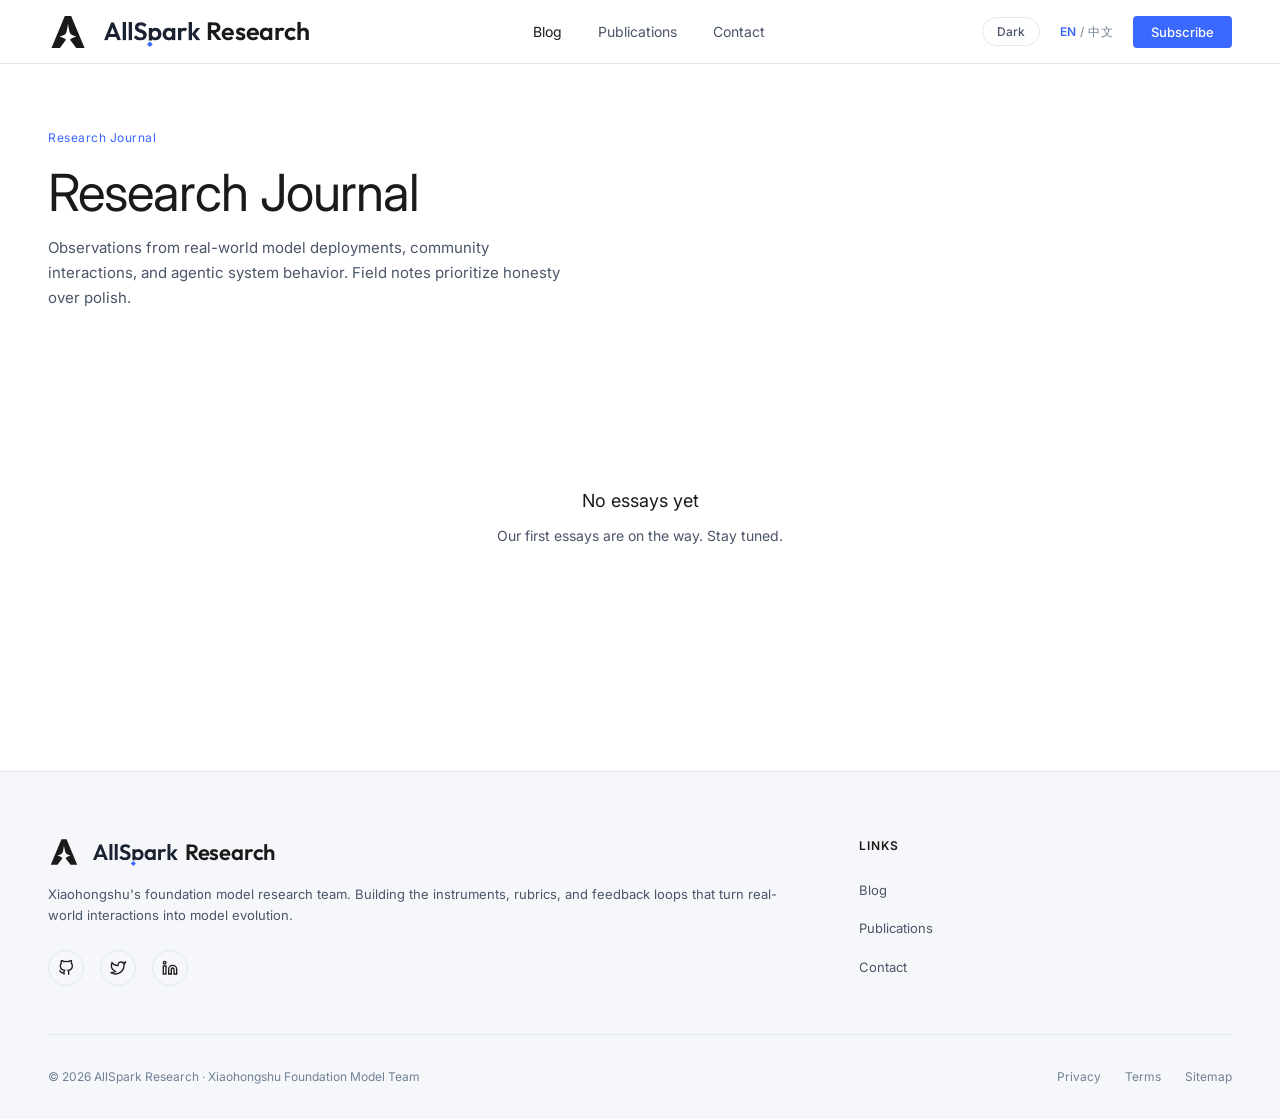
<file: field-notes.html>
<!DOCTYPE html>
<html lang="en">
<head>
  <meta http-equiv="Cache-Control" content="no-cache, no-store, must-revalidate" />
  <meta http-equiv="Pragma" content="no-cache" />
  <meta http-equiv="Expires" content="0" />
  <meta charset="UTF-8" />
  <meta name="viewport" content="width=device-width, initial-scale=1.0" />
  <title data-i18n="fieldnotes.title">Research Journal — AllSpark</title>
  <link rel="stylesheet" href="style.css?v=1787644916116" />
  <link rel="icon" type="image/svg+xml" href="favicon.svg?v=1787295424726" />
  <style>
    .notes-header {
      max-width: var(--page-w);
      margin: 0 auto;
      padding: calc(var(--nav-h) + 64px) 48px 48px;
    }
    .breadcrumb {
      font-size: 12px;
      color: var(--text-muted);
      margin-bottom: 16px;
      letter-spacing: 0.5px;
    }
    .breadcrumb .sep { margin: 0 8px; opacity: 0.5; }
    .breadcrumb .current { color: var(--accent); }
    .page-title {
      font-size: clamp(36px, 4vw, 56px);
      font-weight: 400;
      line-height: 1.1;
      letter-spacing: -0.02em;
      margin-bottom: 16px;
    }
    .page-desc {
      font-size: 15px;
      color: var(--text-secondary);
      line-height: 1.65;
      max-width: 520px;
      margin-bottom: 32px;
    }
    .filter-tabs {
      display: flex;
      gap: 8px;
      flex-wrap: wrap;
    }
    .filter-tab {
      font-size: 13px;
      padding: 8px 18px;
      border: 1px solid var(--border-color);
      border-radius: 20px;
      color: var(--text-secondary);
      cursor: pointer;
      transition: all 0.2s;
      background: transparent;
    }
    .filter-tab:hover {
      border-color: var(--accent);
      color: var(--accent);
    }
    .filter-tab.active {
      background: var(--accent);
      border-color: var(--accent);
      color: #fff;
    }
    .notes-list {
      max-width: var(--page-w);
      margin: 0 auto;
      padding: 0 48px 48px;
    }
    .note-row {
      display: flex;
      justify-content: space-between;
      align-items: flex-start;
      padding: 32px 0;
      border-bottom: 1px solid var(--border-color);
      gap: 40px;
      transition: all 0.2s;
      text-decoration: none;
      color: inherit;
    }
    .note-row:hover {
      background: var(--bg-card);
      margin: 0 -24px;
      padding: 32px 24px;
      border-radius: 8px;
    }
    .note-row:hover .note-title { color: var(--accent); }
    .note-row-left { flex: 1; }
    .note-row-badges {
      display: flex;
      gap: 8px;
      margin-bottom: 12px;
    }
    .badge {
      font-size: 11px;
      padding: 3px 10px;
      border-radius: 12px;
      background: var(--bg-card);
      border: 1px solid var(--border-color);
      color: var(--text-muted);
      font-weight: 500;
    }
    .badge.accent {
      background: rgba(59, 104, 255, 0.15);
      border-color: var(--accent);
      color: var(--accent);
    }
    .note-title {
      font-size: 18px;
      font-weight: 600;
      color: var(--text-primary);
      margin-bottom: 8px;
      transition: color 0.2s;
      line-height: 1.4;
    }
    .note-excerpt {
      font-size: 14px;
      color: var(--text-secondary);
      line-height: 1.6;
      display: -webkit-box;
      -webkit-line-clamp: 2;
      -webkit-box-orient: vertical;
      overflow: hidden;
    }
    .note-footer-meta {
      display: flex;
      gap: 16px;
      margin-top: 12px;
      font-size: 12px;
      color: var(--text-muted);
    }
    .note-row-right {
      flex-shrink: 0;
    }
    .note-read-time {
      font-size: 12px;
      color: var(--text-muted);
      white-space: nowrap;
    }
    .notes-pagination {
      max-width: var(--page-w);
      margin: 0 auto;
      padding: 48px;
      text-align: center;
    }
    @media (max-width: 768px) {
      .notes-header, .notes-list { padding-left: 24px; padding-right: 24px; }
      .note-row { flex-direction: column; gap: 12px; }
    }
  </style>
</head>
<body>

<!-- ── Navigation ─────────────────────────────────────── -->
<nav class="nav">
  <a class="nav-logo" href="index.html">
    <span class="brand-logo nav-logo-svg"></span>
    <span class="brand-wordmark"></span>
    <span class="brand-suffix">Research</span>
  </a>
  <ul class="nav-links">
    <li><a href="field-notes.html" class="active" data-i18n="nav.blog">Blog</a></li>
    <li><a href="publications.html" data-i18n="nav.publications">Publications</a></li>
    <li><a href="about.html#contact" data-i18n="nav.contact">Contact</a></li>
  </ul>
  <div class="nav-actions">
    <button class="theme-toggle" id="theme-toggle">Light</button>
    <div class="nav-lang" id="lang-toggle"><span class="en active">EN</span> / <span class="zh">中文</span></div>
    <button class="btn-primary" style="padding: 8px 18px; font-size: 13px;" data-i18n="nav.subscribe">Subscribe</button>
  </div>
</nav>

<!-- ── Header ─────────────────────────────────────────── -->
<div class="notes-header">
  <div class="breadcrumb">
    <span class="current" data-i18n="fieldnotes.breadcrumb">Research Journal</span>
  </div>
  <h1 class="page-title" data-i18n="fieldnotes.hero.title">Research Journal</h1>
  <p class="page-desc" data-i18n="fieldnotes.hero.desc">
    Observations from real-world model deployments, community interactions,
    and agentic system behavior. Field notes prioritize honesty over polish.
  </p>

</div>

<!-- ── Notes List ─────────────────────────────────────── -->
<div class="notes-list">
  <div class="notes-empty" style="padding:96px 0;text-align:center;color:var(--text-secondary);border-top:1px solid var(--border);border-bottom:1px solid var(--border);">
    <div style="font-size:18px;color:var(--text-primary);margin-bottom:8px;" data-i18n="fieldnotes.empty.title">No essays yet</div>
    <div style="font-size:14px;" data-i18n="fieldnotes.empty.desc">Our first essays are on the way. Stay tuned.</div>
  </div>
</div>

<!-- Pagination hint -->
<!-- ── Footer ──────────────────────────────────────────── -->
<footer class="footer">
  <div class="footer-grid">
    <div>
      <div class="footer-brand">
        <span class="brand-logo footer-logo-svg"></span>
        <span class="brand-wordmark"></span>
        <span class="brand-suffix">Research</span>
      </div>
      <p class="footer-about" data-i18n="footer.about">
        Xiaohongshu's foundation model research team. Building the instruments, rubrics, and feedback loops that turn real-world interactions into model evolution.
      </p>
      <div class="footer-social">
        <a href="#" aria-label="GitHub">
          <svg width="16" height="16" viewBox="0 0 24 24" fill="none" stroke="currentColor" stroke-width="2"><path d="M9 19c-5 1.5-5-2.5-7-3m14 6v-3.87a3.37 3.37 0 0 0-.94-2.61c3.14-.35 6.44-1.54 6.44-7A5.44 5.44 0 0 0 20 4.77 5.07 5.07 0 0 0 19.91 1S18.73.65 16 2.48a13.38 13.38 0 0 0-7 0C6.27.65 5.09 1 5.09 1A5.07 5.07 0 0 0 5 4.77a5.44 5.44 0 0 0-1.5 3.78c0 5.42 3.3 6.61 6.44 7A3.37 3.37 0 0 0 9 18.13V22"/></svg>
        </a>
        <a href="#" aria-label="Twitter">
          <svg width="16" height="16" viewBox="0 0 24 24" fill="none" stroke="currentColor" stroke-width="2"><path d="M23 3a10.9 10.9 0 0 1-3.14 1.53 4.48 4.48 0 0 0-7.86 3v1A10.66 10.66 0 0 1 3 4s-4 9 5 13a11.64 11.64 0 0 1-7 2c9 5 20 0 20-11.5a4.5 4.5 0 0 0-.08-.83A7.72 7.72 0 0 0 23 3z"/></svg>
        </a>
        <a href="#" aria-label="LinkedIn">
          <svg width="16" height="16" viewBox="0 0 24 24" fill="none" stroke="currentColor" stroke-width="2"><path d="M16 8a6 6 0 0 1 6 6v7h-4v-7a2 2 0 0 0-2-2 2 2 0 0 0-2 2v7h-4v-7a6 6 0 0 1 6-6z"/><rect x="2" y="9" width="4" height="12"/><circle cx="4" cy="4" r="2"/></svg>
        </a>
      </div>
    </div>
    <div>
      <div class="footer-col-title" data-i18n="footer.links">Links</div>
      <ul class="footer-links">
        <li><a href="field-notes.html" data-i18n="footer.blog">Blog</a></li>
        <li><a href="publications.html" data-i18n="footer.publications">Publications</a></li>
        <li><a href="mailto:allspark@xiaohongshu.com" data-i18n="footer.contact">Contact</a></li>
      </ul>
    </div>
  </div>
  <div class="footer-bottom">
    <span data-i18n="footer.copyright">© 2026 AllSpark Research · Xiaohongshu Foundation Model Team</span>
    <div class="footer-bottom-links">
      <a href="#" data-i18n="footer.privacy">Privacy</a>
      <a href="#" data-i18n="footer.terms">Terms</a>
      <a href="#" data-i18n="footer.sitemap">Sitemap</a>
    </div>
  </div>
</footer>

<script src="constellation-viz.js"></script>
<script src="i18n.js?v=1792634937000"></script>
<script src="main.js?v=1787295424726"></script>
<script src="logos.js?v=1787644916116"></script>
</body>
</html>
</file>
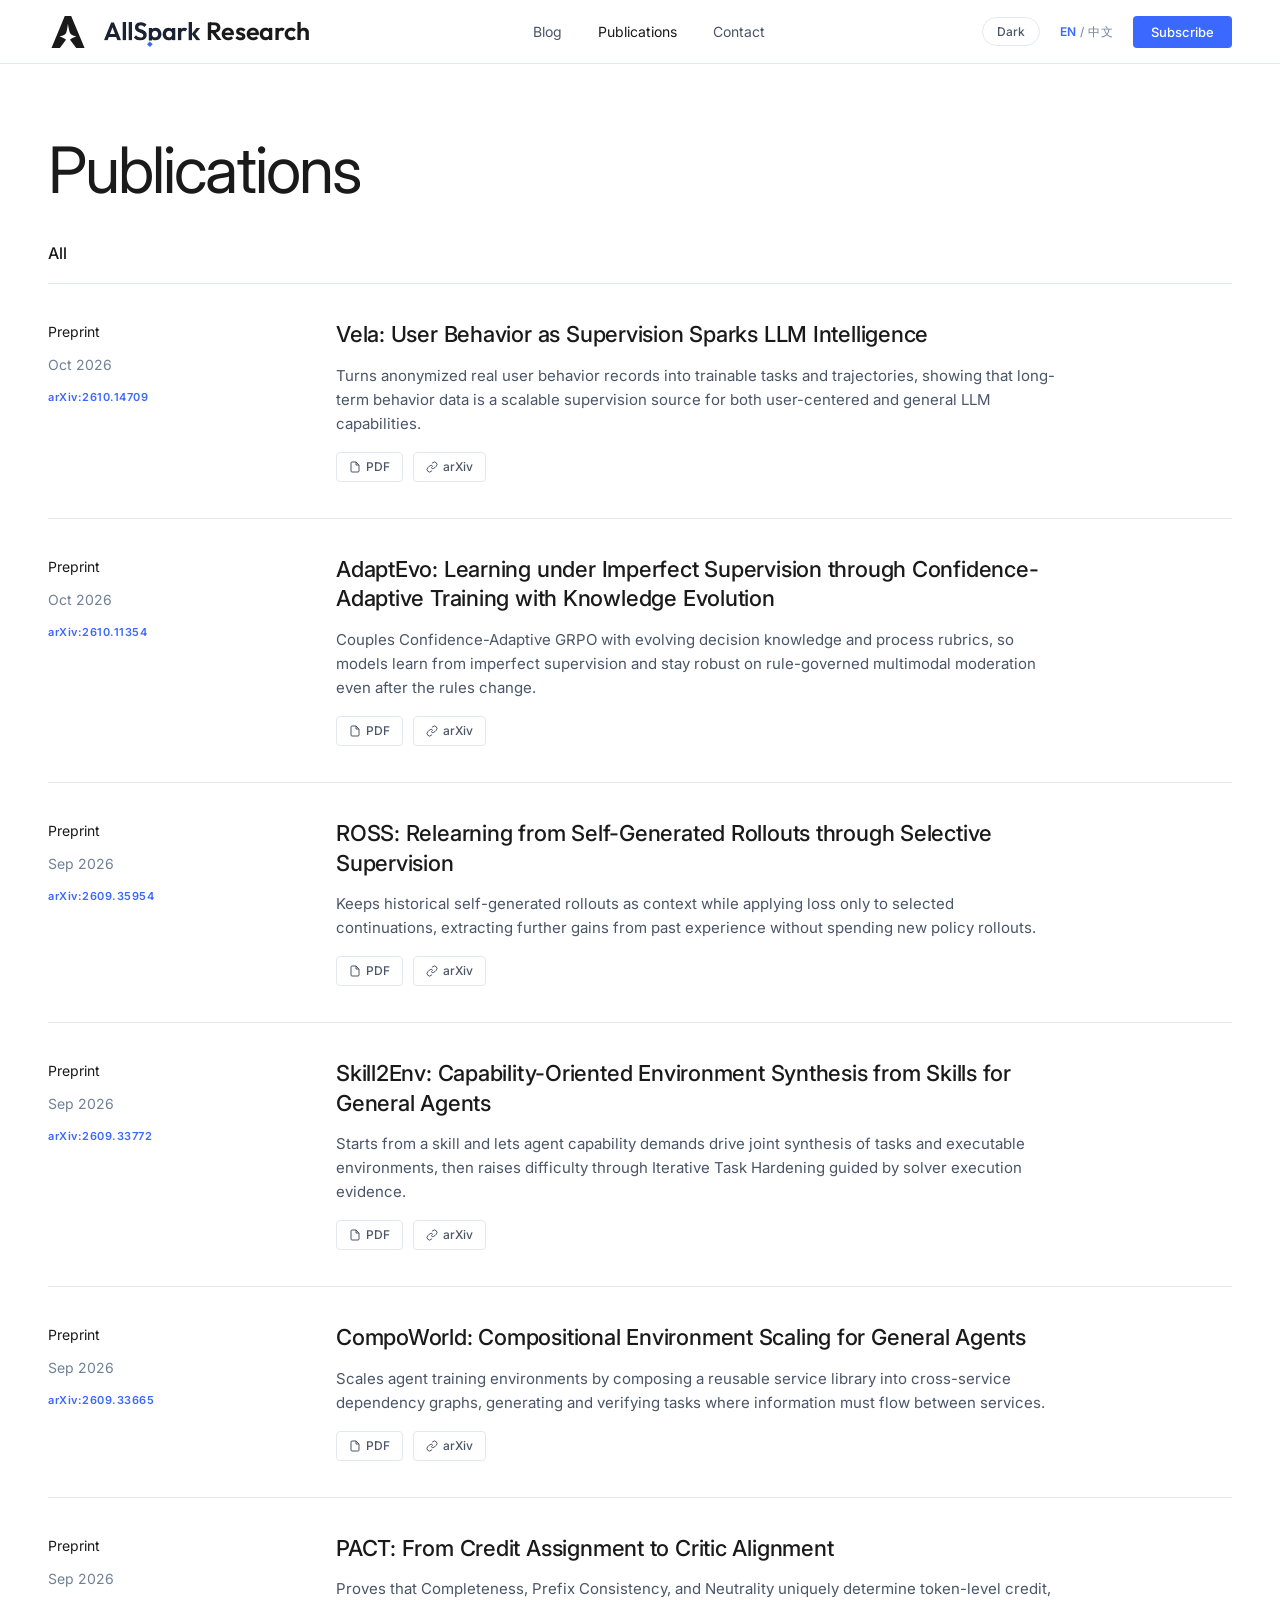
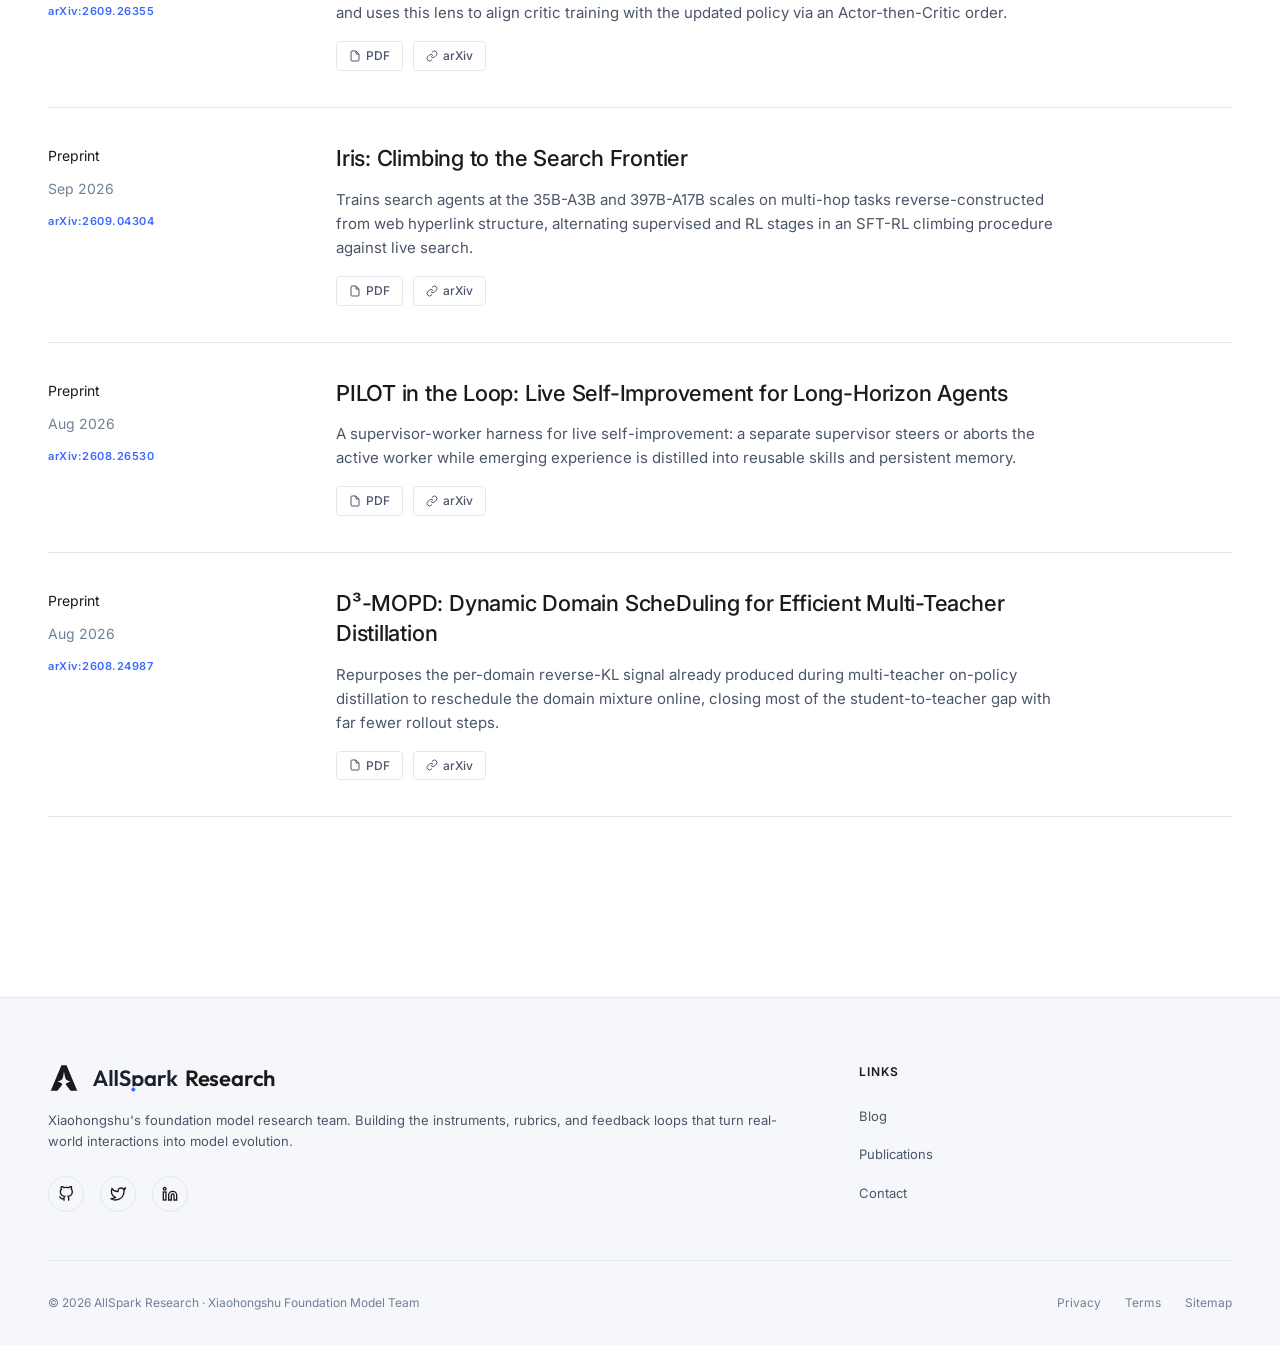
<file: publications.html>
<!DOCTYPE html>
<html lang="en">
<head>
  <meta http-equiv="Cache-Control" content="no-cache, no-store, must-revalidate" />
  <meta http-equiv="Pragma" content="no-cache" />
  <meta http-equiv="Expires" content="0" />
  <meta charset="UTF-8" />
  <meta name="viewport" content="width=device-width, initial-scale=1.0" />
  <title data-i18n="pubs.title.head">Publications — AllSpark Research</title>
  <link rel="stylesheet" href="style.css?v=1787644916116" />
  <link rel="icon" type="image/svg+xml" href="favicon.svg?v=1787295424726" />
  <style>
    .pub-header {
      max-width: var(--page-w);
      margin: 0 auto;
      padding: calc(var(--nav-h) + 72px) 48px 0;
    }
    .page-title {
      font-size: clamp(44px, 5vw, 68px);
      font-weight: 400;
      line-height: 1.05;
      letter-spacing: -0.03em;
      margin-bottom: 40px;
    }
    /* OpenAI-style text tabs */
    .pub-tabs {
      display: flex;
      gap: 32px;
      align-items: center;
      border-bottom: 1px solid var(--border-color);
      padding-bottom: 20px;
    }
    .pub-tab {
      font-size: 16px;
      color: var(--text-muted);
      cursor: pointer;
      background: none;
      border: none;
      padding: 0;
      transition: color 0.2s;
      font-family: inherit;
    }
    .pub-tab:hover { color: var(--text-secondary); }
    .pub-tab.active { color: var(--text-primary); font-weight: 500; }

    .pub-body {
      max-width: var(--page-w);
      margin: 0 auto;
      padding: 0 48px 100px;
    }

    .pub-row {
      display: grid;
      grid-template-columns: 240px 1fr;
      gap: 48px;
      padding: 36px 0;
      border-bottom: 1px solid var(--border-color);
      text-decoration: none;
      color: inherit;
      transition: opacity 0.2s;
    }
    .pub-row:hover { opacity: 0.68; }
    .pub-row:hover .pub-title { color: var(--accent); }

    .pub-left {
      display: flex;
      flex-direction: column;
      gap: 10px;
    }
    .pub-type {
      font-size: 14px;
      color: var(--text-primary);
    }
    .pub-date {
      font-size: 14px;
      color: var(--text-muted);
    }
    .pub-venue-tag {
      font-size: 11px;
      font-weight: 600;
      letter-spacing: 0.5px;
      color: var(--accent);
      margin-top: 2px;
    }
    .pub-oral {
      font-size: 10px;
      font-weight: 600;
      letter-spacing: 0.5px;
      color: #E8A317;
      text-transform: uppercase;
    }

    .pub-main {
      max-width: 720px;
    }
    .pub-title {
      font-size: 22px;
      font-weight: 500;
      line-height: 1.35;
      letter-spacing: -0.01em;
      color: var(--text-primary);
      margin-bottom: 14px;
      transition: color 0.2s;
    }
    .pub-summary {
      font-size: 15px;
      color: var(--text-secondary);
      line-height: 1.6;
      margin-bottom: 16px;
    }
    .pub-links {
      display: flex;
      gap: 10px;
      flex-wrap: wrap;
    }
    .pub-link {
      display: inline-flex;
      align-items: center;
      gap: 5px;
      font-size: 12px;
      font-weight: 500;
      color: var(--text-secondary);
      padding: 4px 12px;
      border: 1px solid var(--border-color);
      border-radius: 4px;
      transition: all 0.2s;
    }
    .pub-link:hover { border-color: var(--accent); color: var(--accent); }
    .pub-link svg { width: 12px; height: 12px; }

    @media (max-width: 768px) {
      .pub-header { padding: calc(var(--nav-h) + 40px) 24px 0; }
      .pub-body { padding: 0 24px 60px; }
      .pub-tabs { gap: 20px; overflow-x: auto; }
      .pub-tab { font-size: 14px; white-space: nowrap; }
      .pub-row { grid-template-columns: 1fr; gap: 12px; }
      .pub-left { flex-direction: row; align-items: center; gap: 12px; flex-wrap: wrap; }
    }
  </style>
</head>
<body>

<nav class="nav">
  <a class="nav-logo" href="index.html">
    <span class="brand-logo nav-logo-svg"></span>
    <span class="brand-wordmark"></span>
    <span class="brand-suffix">Research</span>
  </a>
  <ul class="nav-links">
    <li><a href="field-notes.html" data-i18n="nav.blog">Blog</a></li>
    <li><a href="publications.html" class="active" data-i18n="nav.publications">Publications</a></li>
    <li><a href="about.html#contact" data-i18n="nav.contact">Contact</a></li>
  </ul>
  <div class="nav-actions">
    <button class="theme-toggle" id="theme-toggle">Light</button>
    <div class="nav-lang" id="lang-toggle"><span class="en active">EN</span> / <span class="zh">中文</span></div>
    <button class="btn-primary" style="padding: 8px 18px; font-size: 13px;" data-i18n="nav.subscribe">Subscribe</button>
  </div>
</nav>

<main>
  <div class="pub-header">
    <h1 class="page-title" data-i18n="pubs.title">Publications</h1>
    <div class="pub-tabs">
      <button class="pub-tab active" data-filter="all" data-i18n="pubs.tab.all">All</button>
    </div>
  </div>

  <div class="pub-body">

    <!-- 2026 -->
    <a class="pub-row" data-type="preprint" data-sort="20261010" href="https://arxiv.org/abs/2610.14709" target="_blank" rel="noopener">
      <div class="pub-left">
        <span class="pub-type" data-i18n="pubs.type.preprint">Preprint</span>
        <span class="pub-date">Oct 2026</span>
        <span class="pub-venue-tag">arXiv:2610.14709</span>
      </div>
      <div class="pub-main">
        <div class="pub-title">Vela: User Behavior as Supervision Sparks LLM Intelligence</div>
        <div class="pub-summary" data-i18n="pubs.sum1">Turns anonymized real user behavior records into trainable tasks and trajectories, showing that long-term behavior data is a scalable supervision source for both user-centered and general LLM capabilities.</div>
        <div class="pub-links">
          <span class="pub-link"><svg viewBox="0 0 24 24" fill="none" stroke="currentColor" stroke-width="2"><path d="M14 2H6a2 2 0 0 0-2 2v16a2 2 0 0 0 2 2h12a2 2 0 0 0 2-2V8z"/><polyline points="14 2 14 8 20 8"/></svg>PDF</span>
          <span class="pub-link"><svg viewBox="0 0 24 24" fill="none" stroke="currentColor" stroke-width="2"><path d="M10 13a5 5 0 0 0 7.54.54l3-3a5 5 0 0 0-7.07-7.07l-1.72 1.71"/><path d="M14 11a5 5 0 0 0-7.54-.54l-3 3a5 5 0 0 0 7.07 7.07l1.71-1.71"/></svg>arXiv</span>
        </div>
      </div>
    </a>

    <a class="pub-row" data-type="preprint" data-sort="20261008" href="https://arxiv.org/abs/2610.11354" target="_blank" rel="noopener">
      <div class="pub-left">
        <span class="pub-type" data-i18n="pubs.type.preprint">Preprint</span>
        <span class="pub-date">Oct 2026</span>
        <span class="pub-venue-tag">arXiv:2610.11354</span>
      </div>
      <div class="pub-main">
        <div class="pub-title">AdaptEvo: Learning under Imperfect Supervision through Confidence-Adaptive Training with Knowledge Evolution</div>
        <div class="pub-summary" data-i18n="pubs.sum2">Couples Confidence-Adaptive GRPO with evolving decision knowledge and process rubrics, so models learn from imperfect supervision and stay robust on rule-governed multimodal moderation even after the rules change.</div>
        <div class="pub-links">
          <span class="pub-link"><svg viewBox="0 0 24 24" fill="none" stroke="currentColor" stroke-width="2"><path d="M14 2H6a2 2 0 0 0-2 2v16a2 2 0 0 0 2 2h12a2 2 0 0 0 2-2V8z"/><polyline points="14 2 14 8 20 8"/></svg>PDF</span>
          <span class="pub-link"><svg viewBox="0 0 24 24" fill="none" stroke="currentColor" stroke-width="2"><path d="M10 13a5 5 0 0 0 7.54.54l3-3a5 5 0 0 0-7.07-7.07l-1.72 1.71"/><path d="M14 11a5 5 0 0 0-7.54-.54l-3 3a5 5 0 0 0 7.07 7.07l1.71-1.71"/></svg>arXiv</span>
        </div>
      </div>
    </a>

    <a class="pub-row" data-type="preprint" data-sort="20260928" href="https://arxiv.org/abs/2609.35954" target="_blank" rel="noopener">
      <div class="pub-left">
        <span class="pub-type" data-i18n="pubs.type.preprint">Preprint</span>
        <span class="pub-date">Sep 2026</span>
        <span class="pub-venue-tag">arXiv:2609.35954</span>
      </div>
      <div class="pub-main">
        <div class="pub-title">ROSS: Relearning from Self-Generated Rollouts through Selective Supervision</div>
        <div class="pub-summary" data-i18n="pubs.sum3">Keeps historical self-generated rollouts as context while applying loss only to selected continuations, extracting further gains from past experience without spending new policy rollouts.</div>
        <div class="pub-links">
          <span class="pub-link"><svg viewBox="0 0 24 24" fill="none" stroke="currentColor" stroke-width="2"><path d="M14 2H6a2 2 0 0 0-2 2v16a2 2 0 0 0 2 2h12a2 2 0 0 0 2-2V8z"/><polyline points="14 2 14 8 20 8"/></svg>PDF</span>
          <span class="pub-link"><svg viewBox="0 0 24 24" fill="none" stroke="currentColor" stroke-width="2"><path d="M10 13a5 5 0 0 0 7.54.54l3-3a5 5 0 0 0-7.07-7.07l-1.72 1.71"/><path d="M14 11a5 5 0 0 0-7.54-.54l-3 3a5 5 0 0 0 7.07 7.07l1.71-1.71"/></svg>arXiv</span>
        </div>
      </div>
    </a>

    <a class="pub-row" data-type="preprint" data-sort="20260927" href="https://arxiv.org/abs/2609.33772" target="_blank" rel="noopener">
      <div class="pub-left">
        <span class="pub-type" data-i18n="pubs.type.preprint">Preprint</span>
        <span class="pub-date">Sep 2026</span>
        <span class="pub-venue-tag">arXiv:2609.33772</span>
      </div>
      <div class="pub-main">
        <div class="pub-title">Skill2Env: Capability-Oriented Environment Synthesis from Skills for General Agents</div>
        <div class="pub-summary" data-i18n="pubs.sum4">Starts from a skill and lets agent capability demands drive joint synthesis of tasks and executable environments, then raises difficulty through Iterative Task Hardening guided by solver execution evidence.</div>
        <div class="pub-links">
          <span class="pub-link"><svg viewBox="0 0 24 24" fill="none" stroke="currentColor" stroke-width="2"><path d="M14 2H6a2 2 0 0 0-2 2v16a2 2 0 0 0 2 2h12a2 2 0 0 0 2-2V8z"/><polyline points="14 2 14 8 20 8"/></svg>PDF</span>
          <span class="pub-link"><svg viewBox="0 0 24 24" fill="none" stroke="currentColor" stroke-width="2"><path d="M10 13a5 5 0 0 0 7.54.54l3-3a5 5 0 0 0-7.07-7.07l-1.72 1.71"/><path d="M14 11a5 5 0 0 0-7.54-.54l-3 3a5 5 0 0 0 7.07 7.07l1.71-1.71"/></svg>arXiv</span>
        </div>
      </div>
    </a>

    <a class="pub-row" data-type="preprint" data-sort="20260926" href="https://arxiv.org/abs/2609.33665" target="_blank" rel="noopener">
      <div class="pub-left">
        <span class="pub-type" data-i18n="pubs.type.preprint">Preprint</span>
        <span class="pub-date">Sep 2026</span>
        <span class="pub-venue-tag">arXiv:2609.33665</span>
      </div>
      <div class="pub-main">
        <div class="pub-title">CompoWorld: Compositional Environment Scaling for General Agents</div>
        <div class="pub-summary" data-i18n="pubs.sum5">Scales agent training environments by composing a reusable service library into cross-service dependency graphs, generating and verifying tasks where information must flow between services.</div>
        <div class="pub-links">
          <span class="pub-link"><svg viewBox="0 0 24 24" fill="none" stroke="currentColor" stroke-width="2"><path d="M14 2H6a2 2 0 0 0-2 2v16a2 2 0 0 0 2 2h12a2 2 0 0 0 2-2V8z"/><polyline points="14 2 14 8 20 8"/></svg>PDF</span>
          <span class="pub-link"><svg viewBox="0 0 24 24" fill="none" stroke="currentColor" stroke-width="2"><path d="M10 13a5 5 0 0 0 7.54.54l3-3a5 5 0 0 0-7.07-7.07l-1.72 1.71"/><path d="M14 11a5 5 0 0 0-7.54-.54l-3 3a5 5 0 0 0 7.07 7.07l1.71-1.71"/></svg>arXiv</span>
        </div>
      </div>
    </a>

    <a class="pub-row" data-type="preprint" data-sort="20260922" href="https://arxiv.org/abs/2609.26355" target="_blank" rel="noopener">
      <div class="pub-left">
        <span class="pub-type" data-i18n="pubs.type.preprint">Preprint</span>
        <span class="pub-date">Sep 2026</span>
        <span class="pub-venue-tag">arXiv:2609.26355</span>
      </div>
      <div class="pub-main">
        <div class="pub-title">PACT: From Credit Assignment to Critic Alignment</div>
        <div class="pub-summary" data-i18n="pubs.sum6">Proves that Completeness, Prefix Consistency, and Neutrality uniquely determine token-level credit, and uses this lens to align critic training with the updated policy via an Actor-then-Critic order.</div>
        <div class="pub-links">
          <span class="pub-link"><svg viewBox="0 0 24 24" fill="none" stroke="currentColor" stroke-width="2"><path d="M14 2H6a2 2 0 0 0-2 2v16a2 2 0 0 0 2 2h12a2 2 0 0 0 2-2V8z"/><polyline points="14 2 14 8 20 8"/></svg>PDF</span>
          <span class="pub-link"><svg viewBox="0 0 24 24" fill="none" stroke="currentColor" stroke-width="2"><path d="M10 13a5 5 0 0 0 7.54.54l3-3a5 5 0 0 0-7.07-7.07l-1.72 1.71"/><path d="M14 11a5 5 0 0 0-7.54-.54l-3 3a5 5 0 0 0 7.07 7.07l1.71-1.71"/></svg>arXiv</span>
        </div>
      </div>
    </a>

    <a class="pub-row" data-type="preprint" data-sort="20260903" href="https://arxiv.org/abs/2609.04304" target="_blank" rel="noopener">
      <div class="pub-left">
        <span class="pub-type" data-i18n="pubs.type.preprint">Preprint</span>
        <span class="pub-date">Sep 2026</span>
        <span class="pub-venue-tag">arXiv:2609.04304</span>
      </div>
      <div class="pub-main">
        <div class="pub-title">Iris: Climbing to the Search Frontier</div>
        <div class="pub-summary" data-i18n="pubs.sum7">Trains search agents at the 35B-A3B and 397B-A17B scales on multi-hop tasks reverse-constructed from web hyperlink structure, alternating supervised and RL stages in an SFT-RL climbing procedure against live search.</div>
        <div class="pub-links">
          <span class="pub-link"><svg viewBox="0 0 24 24" fill="none" stroke="currentColor" stroke-width="2"><path d="M14 2H6a2 2 0 0 0-2 2v16a2 2 0 0 0 2 2h12a2 2 0 0 0 2-2V8z"/><polyline points="14 2 14 8 20 8"/></svg>PDF</span>
          <span class="pub-link"><svg viewBox="0 0 24 24" fill="none" stroke="currentColor" stroke-width="2"><path d="M10 13a5 5 0 0 0 7.54.54l3-3a5 5 0 0 0-7.07-7.07l-1.72 1.71"/><path d="M14 11a5 5 0 0 0-7.54-.54l-3 3a5 5 0 0 0 7.07 7.07l1.71-1.71"/></svg>arXiv</span>
        </div>
      </div>
    </a>

    <a class="pub-row" data-type="preprint" data-sort="20260827" href="https://arxiv.org/abs/2608.26530" target="_blank" rel="noopener">
      <div class="pub-left">
        <span class="pub-type" data-i18n="pubs.type.preprint">Preprint</span>
        <span class="pub-date">Aug 2026</span>
        <span class="pub-venue-tag">arXiv:2608.26530</span>
      </div>
      <div class="pub-main">
        <div class="pub-title">PILOT in the Loop: Live Self-Improvement for Long-Horizon Agents</div>
        <div class="pub-summary" data-i18n="pubs.sum8">A supervisor-worker harness for live self-improvement: a separate supervisor steers or aborts the active worker while emerging experience is distilled into reusable skills and persistent memory.</div>
        <div class="pub-links">
          <span class="pub-link"><svg viewBox="0 0 24 24" fill="none" stroke="currentColor" stroke-width="2"><path d="M14 2H6a2 2 0 0 0-2 2v16a2 2 0 0 0 2 2h12a2 2 0 0 0 2-2V8z"/><polyline points="14 2 14 8 20 8"/></svg>PDF</span>
          <span class="pub-link"><svg viewBox="0 0 24 24" fill="none" stroke="currentColor" stroke-width="2"><path d="M10 13a5 5 0 0 0 7.54.54l3-3a5 5 0 0 0-7.07-7.07l-1.72 1.71"/><path d="M14 11a5 5 0 0 0-7.54-.54l-3 3a5 5 0 0 0 7.07 7.07l1.71-1.71"/></svg>arXiv</span>
        </div>
      </div>
    </a>

    <a class="pub-row" data-type="preprint" data-sort="20260825" href="https://arxiv.org/abs/2608.24987" target="_blank" rel="noopener">
      <div class="pub-left">
        <span class="pub-type" data-i18n="pubs.type.preprint">Preprint</span>
        <span class="pub-date">Aug 2026</span>
        <span class="pub-venue-tag">arXiv:2608.24987</span>
      </div>
      <div class="pub-main">
        <div class="pub-title">D³-MOPD: Dynamic Domain ScheDuling for Efficient Multi-Teacher Distillation</div>
        <div class="pub-summary" data-i18n="pubs.sum9">Repurposes the per-domain reverse-KL signal already produced during multi-teacher on-policy distillation to reschedule the domain mixture online, closing most of the student-to-teacher gap with far fewer rollout steps.</div>
        <div class="pub-links">
          <span class="pub-link"><svg viewBox="0 0 24 24" fill="none" stroke="currentColor" stroke-width="2"><path d="M14 2H6a2 2 0 0 0-2 2v16a2 2 0 0 0 2 2h12a2 2 0 0 0 2-2V8z"/><polyline points="14 2 14 8 20 8"/></svg>PDF</span>
          <span class="pub-link"><svg viewBox="0 0 24 24" fill="none" stroke="currentColor" stroke-width="2"><path d="M10 13a5 5 0 0 0 7.54.54l3-3a5 5 0 0 0-7.07-7.07l-1.72 1.71"/><path d="M14 11a5 5 0 0 0-7.54-.54l-3 3a5 5 0 0 0 7.07 7.07l1.71-1.71"/></svg>arXiv</span>
        </div>
      </div>
    </a>

  </div>
</main>

<!-- ── Footer ──────────────────────────────────────────── -->
<footer class="footer">
  <div class="footer-grid">
    <div>
      <div class="footer-brand">
        <span class="brand-logo footer-logo-svg"></span>
        <span class="brand-wordmark"></span>
        <span class="brand-suffix">Research</span>
      </div>
      <p class="footer-about" data-i18n="footer.about">
        Xiaohongshu's foundation model research team. Building the instruments, rubrics, and feedback loops that turn real-world interactions into model evolution.
      </p>
      <div class="footer-social">
        <a href="#" aria-label="GitHub">
          <svg width="16" height="16" viewBox="0 0 24 24" fill="none" stroke="currentColor" stroke-width="2"><path d="M9 19c-5 1.5-5-2.5-7-3m14 6v-3.87a3.37 3.37 0 0 0-.94-2.61c3.14-.35 6.44-1.54 6.44-7A5.44 5.44 0 0 0 20 4.77 5.07 5.07 0 0 0 19.91 1S18.73.65 16 2.48a13.38 13.38 0 0 0-7 0C6.27.65 5.09 1 5.09 1A5.07 5.07 0 0 0 5 4.77a5.44 5.44 0 0 0-1.5 3.78c0 5.42 3.3 6.61 6.44 7A3.37 3.37 0 0 0 9 18.13V22"/></svg>
        </a>
        <a href="#" aria-label="Twitter">
          <svg width="16" height="16" viewBox="0 0 24 24" fill="none" stroke="currentColor" stroke-width="2"><path d="M23 3a10.9 10.9 0 0 1-3.14 1.53 4.48 4.48 0 0 0-7.86 3v1A10.66 10.66 0 0 1 3 4s-4 9 5 13a11.64 11.64 0 0 1-7 2c9 5 20 0 20-11.5a4.5 4.5 0 0 0-.08-.83A7.72 7.72 0 0 0 23 3z"/></svg>
        </a>
        <a href="#" aria-label="LinkedIn">
          <svg width="16" height="16" viewBox="0 0 24 24" fill="none" stroke="currentColor" stroke-width="2"><path d="M16 8a6 6 0 0 1 6 6v7h-4v-7a2 2 0 0 0-2-2 2 2 0 0 0-2 2v7h-4v-7a6 6 0 0 1 6-6z"/><rect x="2" y="9" width="4" height="12"/><circle cx="4" cy="4" r="2"/></svg>
        </a>
      </div>
    </div>
    <div>
      <div class="footer-col-title" data-i18n="footer.links">Links</div>
      <ul class="footer-links">
        <li><a href="field-notes.html" data-i18n="footer.blog">Blog</a></li>
        <li><a href="publications.html" data-i18n="footer.publications">Publications</a></li>
        <li><a href="mailto:allspark@xiaohongshu.com" data-i18n="footer.contact">Contact</a></li>
      </ul>
    </div>
  </div>
  <div class="footer-bottom">
    <span data-i18n="footer.copyright">© 2026 AllSpark Research · Xiaohongshu Foundation Model Team</span>
    <div class="footer-bottom-links">
      <a href="#" data-i18n="footer.privacy">Privacy</a>
      <a href="#" data-i18n="footer.terms">Terms</a>
      <a href="#" data-i18n="footer.sitemap">Sitemap</a>
    </div>
  </div>
</footer>

<script src="i18n.js?v=1792634937000"></script>
<script src="main.js?v=1787295424726"></script>
<script src="logos.js?v=1787644916116"></script>
</body>
</html>
</file>
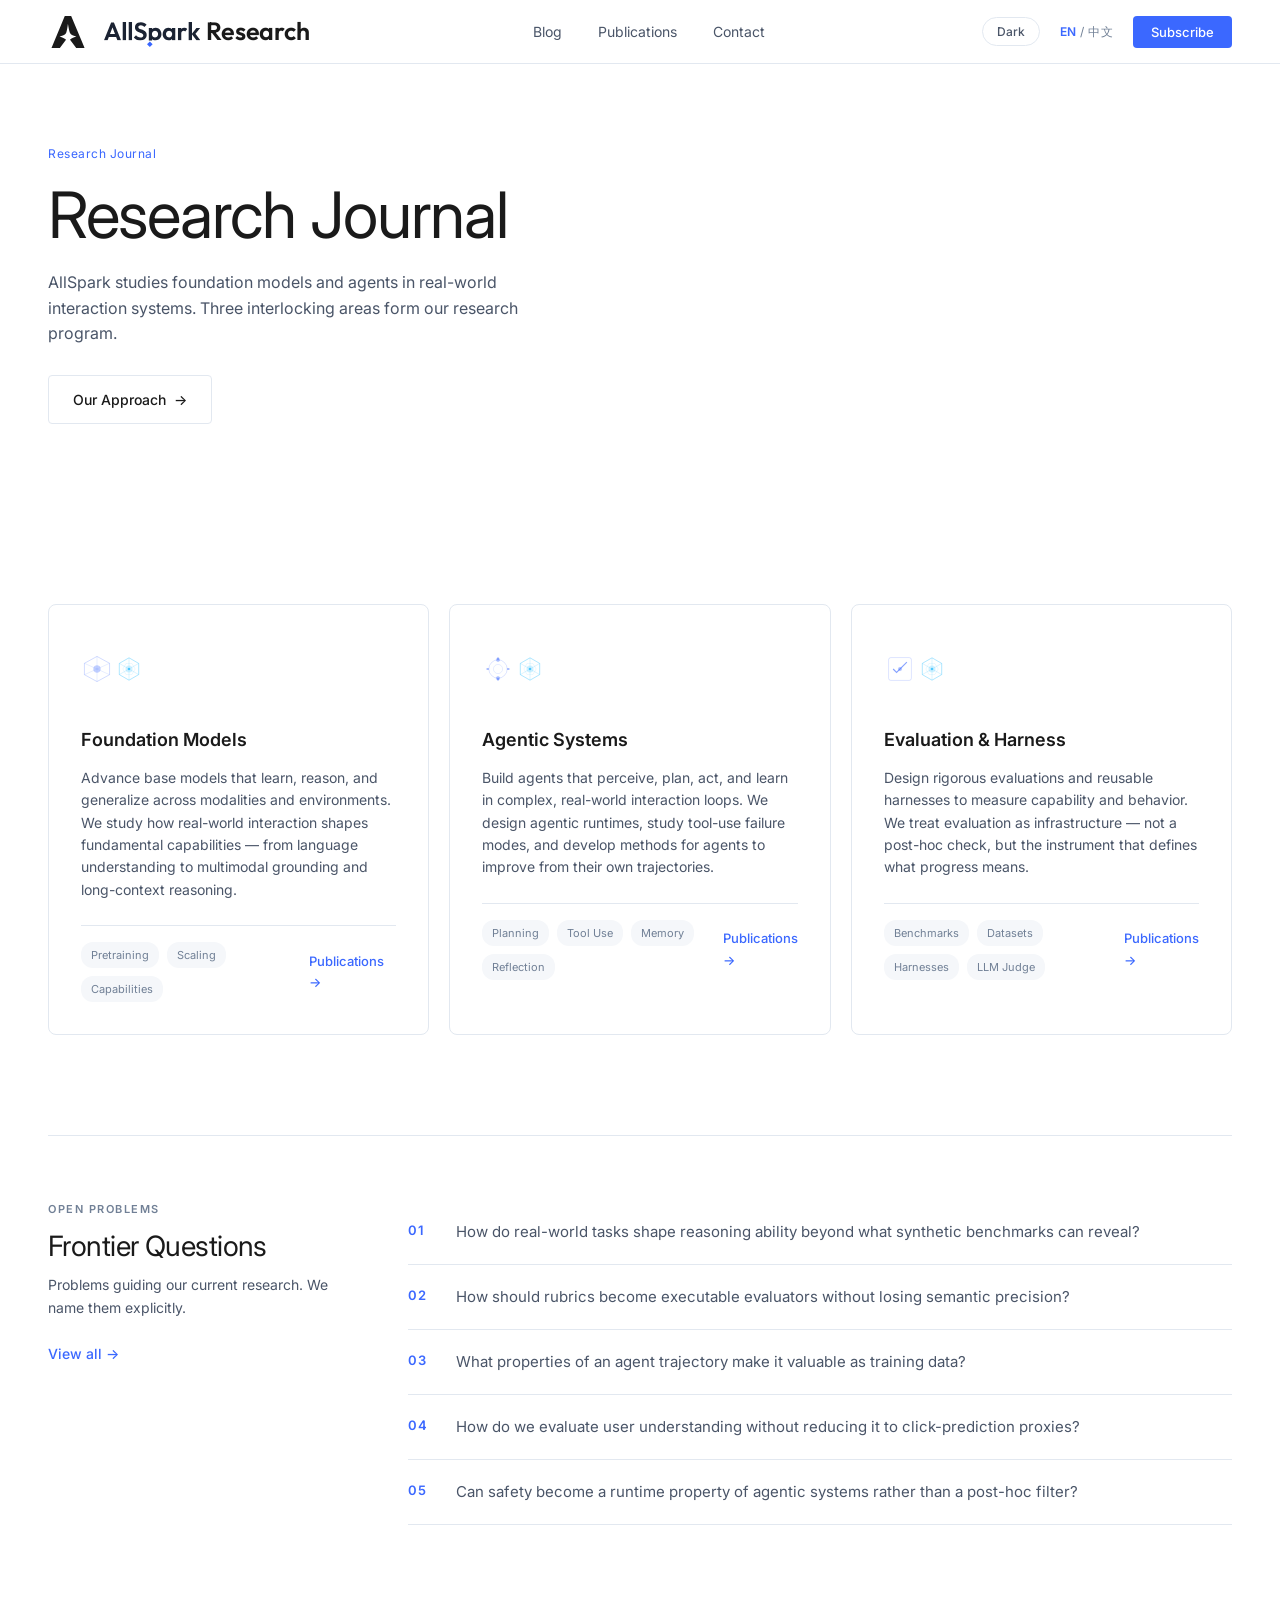
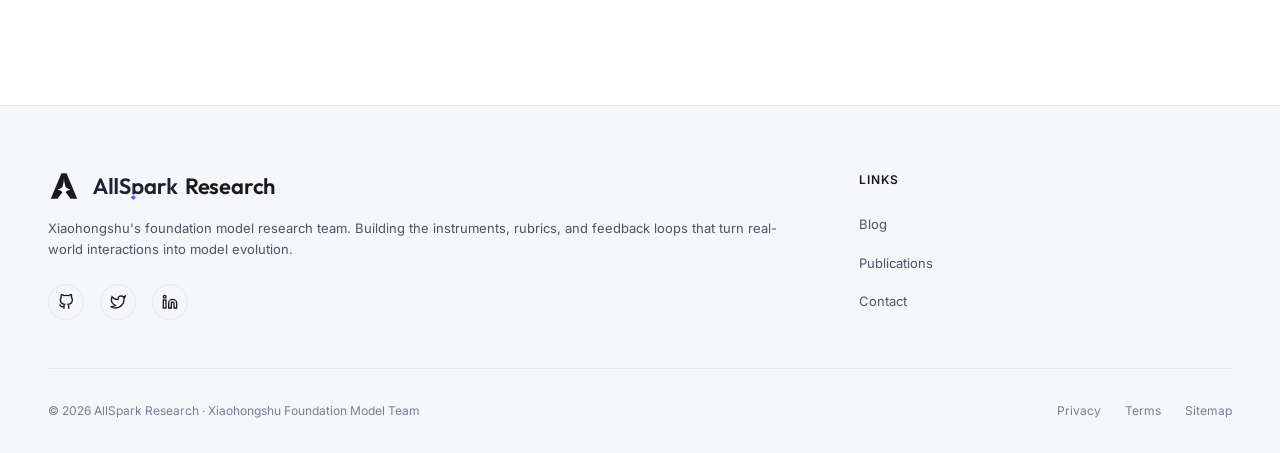
<file: research.html>
<!DOCTYPE html>
<html lang="en">
<head>
  <meta http-equiv="Cache-Control" content="no-cache, no-store, must-revalidate" />
  <meta http-equiv="Pragma" content="no-cache" />
  <meta http-equiv="Expires" content="0" />
  <meta charset="UTF-8" />
  <meta name="viewport" content="width=device-width, initial-scale=1.0" />
  <title data-i18n="research.title">Research Fields — AllSpark Research</title>
  <link rel="stylesheet" href="style.css?v=1787644916116" />
  <link rel="icon" type="image/svg+xml" href="favicon.svg?v=1787295424726" />
  <style>
    .sub-hero {
      min-height: 40vh;
      padding-top: var(--nav-h);
      display: flex;
      align-items: center;
      position: relative;
      overflow: hidden;
    }
    .sub-hero-bg {
      position: absolute;
      inset: 0;
      z-index: 0;
    }
    .sub-hero-content {
      position: relative;
      z-index: 2;
      max-width: var(--page-w);
      margin: 0 auto;
      padding: 80px 48px;
      width: 100%;
    }
    .breadcrumb {
      font-size: 12px;
      color: var(--text-muted);
      margin-bottom: 16px;
      letter-spacing: 0.5px;
    }
    .breadcrumb .sep { margin: 0 8px; opacity: 0.5; }
    .breadcrumb .current { color: var(--accent); }
    .page-title {
      font-size: clamp(40px, 5vw, 64px);
      font-weight: 400;
      line-height: 1.1;
      letter-spacing: -0.02em;
      margin-bottom: 20px;
    }
    .page-desc {
      font-size: 16px;
      color: var(--text-secondary);
      line-height: 1.6;
      margin-bottom: 28px;
      max-width: 480px;
    }
    .sub-hero-viz {
      position: relative;
      height: 260px;
    }
    .problems-section {
      max-width: var(--page-w);
      margin: 0 auto;
      padding: 0 48px 100px;
    }
    .problems-grid {
      display: grid;
      grid-template-columns: 280px 1fr;
      gap: 80px;
    }
    .problem-item {
      display: flex;
      gap: 20px;
      align-items: flex-start;
      padding: 20px 0;
      border-bottom: 1px solid var(--border-color);
    }
    .problem-num {
      font-size: 13px;
      font-weight: 600;
      color: var(--accent);
      min-width: 28px;
      letter-spacing: 0.5px;
    }
    .problem-text {
      font-size: 15px;
      color: var(--text-secondary);
      line-height: 1.6;
    }
    .essays-section {
      max-width: var(--page-w);
      margin: 0 auto;
      padding: 0 48px 100px;
    }
    @media (max-width: 1024px) {
      .sub-hero-content { grid-template-columns: 1fr; }
      .problems-grid { grid-template-columns: 1fr; }
    }
    @media (max-width: 768px) {
      .sub-hero-content { padding: 60px 24px; }
      .problems-section, .essays-section { padding: 0 24px 60px; }
    }
  </style>
</head>
<body>

<!-- ── Navigation ─────────────────────────────────────── -->
<nav class="nav">
  <a class="nav-logo" href="index.html">
    <span class="brand-logo nav-logo-svg"></span>
    <span class="brand-wordmark"></span>
    <span class="brand-suffix">Research</span>
  </a>
  <ul class="nav-links">
    <li><a href="field-notes.html" data-i18n="nav.blog">Blog</a></li>
    <li><a href="publications.html" data-i18n="nav.publications">Publications</a></li>
    <li><a href="about.html#contact" data-i18n="nav.contact">Contact</a></li>
  </ul>
  <div class="nav-actions">
    <button class="theme-toggle" id="theme-toggle">Light</button>
    <div class="nav-lang" id="lang-toggle"><span class="en active">EN</span> / <span class="zh">中文</span></div>
    <button class="btn-primary" style="padding: 8px 18px; font-size: 13px;" data-i18n="nav.subscribe">Subscribe</button>
  </div>
</nav>

<!-- ── Sub Hero ───────────────────────────────────────── -->
<section class="sub-hero">
  <div class="sub-hero-content">
    <div>
      <div class="breadcrumb">
        <span class="current" data-i18n="research.breadcrumb">Research Journal</span>
      </div>
      <h1 class="page-title" data-i18n="research.hero.title">Research Journal</h1>
      <p class="page-desc" data-i18n="research.hero.desc">
        AllSpark studies foundation models and agents in real-world interaction systems. Three interlocking areas form our research program.
      </p>
      <a href="about.html" class="btn-secondary"><span data-i18n="research.hero.btn">Our Approach</span> <span>→</span></a>
    </div>
  </div>
</section>

<!-- ── Research Fields Full Grid ──────────────────────── -->
<section class="section">
  <div class="fields-grid">

    <div class="field-card">
      <div class="field-icon" data-facet-icon="foundation">
        <svg viewBox="0 0 56 56" fill="none" stroke="var(--accent)" stroke-width="1">
          <path d="M28 6L50 18V38L28 50L6 38V18L28 6Z" opacity="0.4"/>
          <path d="M28 6V50M6 18L50 38M50 18L6 38" opacity="0.2"/>
          <circle cx="28" cy="28" r="6" fill="var(--accent)" opacity="0.3"/>
        </svg>
      </div>
      <div class="field-name" data-i18n="index.field.foundation.name">Foundation Models</div>
      <div class="field-desc" data-i18n="research.field.foundation.desc">Advance base models that learn, reason, and generalize across modalities and environments. We study how real-world interaction shapes fundamental capabilities — from language understanding to multimodal grounding and long-context reasoning.</div>
      <div class="field-meta">
        <div class="field-tags">
          <span class="tag" data-i18n="index.field.foundation.tag1">Pretraining</span>
          <span class="tag" data-i18n="index.field.foundation.tag2">Scaling</span>
          <span class="tag" data-i18n="index.field.foundation.tag3">Capabilities</span>
        </div>
        <a href="publications.html" class="field-link" data-i18n="research.field.foundation.link">Publications →</a>
      </div>
    </div>

    <div class="field-card">
      <div class="field-icon" data-facet-icon="agentic">
        <svg viewBox="0 0 56 56" fill="none" stroke="var(--accent)" stroke-width="1">
          <circle cx="28" cy="28" r="16" opacity="0.3"/>
          <circle cx="28" cy="28" r="8" opacity="0.2"/>
          <path d="M28 12V8M28 48V44M12 28H8M48 28H44" stroke-width="1.5"/>
          <circle cx="28" cy="12" r="3" fill="var(--accent)" opacity="0.4"/>
          <circle cx="28" cy="44" r="3" fill="var(--accent)" opacity="0.4"/>
        </svg>
      </div>
      <div class="field-name" data-i18n="index.field.agentic.name">Agentic Systems</div>
      <div class="field-desc" data-i18n="research.field.agentic.desc">Build agents that perceive, plan, act, and learn in complex, real-world interaction loops. We design agentic runtimes, study tool-use failure modes, and develop methods for agents to improve from their own trajectories.</div>
      <div class="field-meta">
        <div class="field-tags">
          <span class="tag" data-i18n="index.field.agentic.tag1">Planning</span>
          <span class="tag" data-i18n="index.field.agentic.tag2">Tool Use</span>
          <span class="tag" data-i18n="index.field.agentic.tag3">Memory</span>
          <span class="tag" data-i18n="research.field.agentic.tag4">Reflection</span>
        </div>
        <a href="publications.html" class="field-link" data-i18n="research.field.agentic.link">Publications →</a>
      </div>
    </div>

    <div class="field-card">
      <div class="field-icon" data-facet-icon="evaluation">
        <svg viewBox="0 0 56 56" fill="none" stroke="var(--accent)" stroke-width="1">
          <rect x="8" y="8" width="40" height="40" rx="4" opacity="0.3"/>
          <path d="M16 28L22 34L40 16" stroke-width="2" opacity="0.6"/>
          <circle cx="28" cy="28" r="3" fill="var(--accent)" opacity="0.4"/>
        </svg>
      </div>
      <div class="field-name" data-i18n="index.field.evaluation.name">Evaluation & Harness</div>
      <div class="field-desc" data-i18n="research.field.evaluation.desc">Design rigorous evaluations and reusable harnesses to measure capability and behavior. We treat evaluation as infrastructure — not a post-hoc check, but the instrument that defines what progress means.</div>
      <div class="field-meta">
        <div class="field-tags">
          <span class="tag" data-i18n="index.field.evaluation.tag1">Benchmarks</span>
          <span class="tag" data-i18n="index.field.evaluation.tag2">Datasets</span>
          <span class="tag" data-i18n="index.field.evaluation.tag3">Harnesses</span>
          <span class="tag" data-i18n="research.field.evaluation.tag4">LLM Judge</span>
        </div>
        <a href="publications.html" class="field-link" data-i18n="research.field.evaluation.link">Publications →</a>
      </div>
    </div>

  </div>
</section>

<!-- ── Open Problems ──────────────────────────────────── -->
<div class="problems-section">
  <hr class="divider" style="margin-bottom:64px;">
  <div class="problems-grid">
    <div>
      <div class="section-label" data-i18n="research.problems.label">Open Problems</div>
      <h2 class="section-title" style="font-size:28px;margin-bottom:12px;" data-i18n="research.problems.title">Frontier Questions</h2>
      <p style="font-size:14px;color:var(--text-secondary);line-height:1.65;margin-bottom:20px;" data-i18n="research.problems.desc">
        Problems guiding our current research. We name them explicitly.
      </p>
      <a href="field-notes.html" class="view-all" data-i18n="research.problems.view">View all →</a>
    </div>
    <div>
      <div class="problem-item">
        <span class="problem-num">01</span>
        <span class="problem-text" data-i18n="research.problem1">How do real-world tasks shape reasoning ability beyond what synthetic benchmarks can reveal?</span>
      </div>
      <div class="problem-item">
        <span class="problem-num">02</span>
        <span class="problem-text" data-i18n="research.problem2">How should rubrics become executable evaluators without losing semantic precision?</span>
      </div>
      <div class="problem-item">
        <span class="problem-num">03</span>
        <span class="problem-text" data-i18n="research.problem3">What properties of an agent trajectory make it valuable as training data?</span>
      </div>
      <div class="problem-item">
        <span class="problem-num">04</span>
        <span class="problem-text" data-i18n="research.problem4">How do we evaluate user understanding without reducing it to click-prediction proxies?</span>
      </div>
      <div class="problem-item">
        <span class="problem-num">05</span>
        <span class="problem-text" data-i18n="research.problem5">Can safety become a runtime property of agentic systems rather than a post-hoc filter?</span>
      </div>
    </div>
  </div>
</div>

<!-- ── Footer ──────────────────────────────────────────── -->
<footer class="footer">
  <div class="footer-grid">
    <div>
      <div class="footer-brand">
        <span class="brand-logo footer-logo-svg"></span>
        <span class="brand-wordmark"></span>
        <span class="brand-suffix">Research</span>
      </div>
      <p class="footer-about" data-i18n="footer.about">
        Xiaohongshu's foundation model research team. Building the instruments, rubrics, and feedback loops that turn real-world interactions into model evolution.
      </p>
      <div class="footer-social">
        <a href="#" aria-label="GitHub">
          <svg width="16" height="16" viewBox="0 0 24 24" fill="none" stroke="currentColor" stroke-width="2"><path d="M9 19c-5 1.5-5-2.5-7-3m14 6v-3.87a3.37 3.37 0 0 0-.94-2.61c3.14-.35 6.44-1.54 6.44-7A5.44 5.44 0 0 0 20 4.77 5.07 5.07 0 0 0 19.91 1S18.73.65 16 2.48a13.38 13.38 0 0 0-7 0C6.27.65 5.09 1 5.09 1A5.07 5.07 0 0 0 5 4.77a5.44 5.44 0 0 0-1.5 3.78c0 5.42 3.3 6.61 6.44 7A3.37 3.37 0 0 0 9 18.13V22"/></svg>
        </a>
        <a href="#" aria-label="Twitter">
          <svg width="16" height="16" viewBox="0 0 24 24" fill="none" stroke="currentColor" stroke-width="2"><path d="M23 3a10.9 10.9 0 0 1-3.14 1.53 4.48 4.48 0 0 0-7.86 3v1A10.66 10.66 0 0 1 3 4s-4 9 5 13a11.64 11.64 0 0 1-7 2c9 5 20 0 20-11.5a4.5 4.5 0 0 0-.08-.83A7.72 7.72 0 0 0 23 3z"/></svg>
        </a>
        <a href="#" aria-label="LinkedIn">
          <svg width="16" height="16" viewBox="0 0 24 24" fill="none" stroke="currentColor" stroke-width="2"><path d="M16 8a6 6 0 0 1 6 6v7h-4v-7a2 2 0 0 0-2-2 2 2 0 0 0-2 2v7h-4v-7a6 6 0 0 1 6-6z"/><rect x="2" y="9" width="4" height="12"/><circle cx="4" cy="4" r="2"/></svg>
        </a>
      </div>
    </div>
    <div>
      <div class="footer-col-title" data-i18n="footer.links">Links</div>
      <ul class="footer-links">
        <li><a href="field-notes.html" data-i18n="footer.blog">Blog</a></li>
        <li><a href="publications.html" data-i18n="footer.publications">Publications</a></li>
        <li><a href="mailto:allspark@xiaohongshu.com" data-i18n="footer.contact">Contact</a></li>
      </ul>
    </div>
  </div>
  <div class="footer-bottom">
    <span data-i18n="footer.copyright">© 2026 AllSpark Research · Xiaohongshu Foundation Model Team</span>
    <div class="footer-bottom-links">
      <a href="#" data-i18n="footer.privacy">Privacy</a>
      <a href="#" data-i18n="footer.terms">Terms</a>
      <a href="#" data-i18n="footer.sitemap">Sitemap</a>
    </div>
  </div>
</footer>

<script src="constellation-viz.js"></script>
<script src="i18n.js?v=1792634937000"></script>
<script src="main.js?v=1787295424726"></script>
<script src="logos.js?v=1787644916116"></script>
</body>
</html>
</file>
<file: style.css>
/* =============================================
   AllSpark Research — New Design System
   Theme: Dark (Primary) / Light (Secondary)
   ============================================= */

@import url('https://fonts.googleapis.com/css2?family=Inter:wght@300;400;500;600;700&display=swap');
@import url('https://fonts.googleapis.com/css2?family=Outfit:wght@400;500;600;700&display=swap');

/* ─── Theme Variables ─────────────────────────── */
:root {
  /* Dark Theme (Default) */
  --bg-primary: #0B0F14;
  --bg-secondary: #0F1124;
  --bg-card: #1A2233;
  --bg-card-hover: #243044;
  --border-color: #2A3547;
  --text-primary: #FFFFFF;
  --text-secondary: #D3E7E8;
  --text-muted: #8B9BAF;
  --accent: #3B68FF;
  --accent-light: #4EC8FF;
  --accent-glow: rgba(59, 104, 255, 0.3);
  --node-color: #4EC8FF;
  --line-color: rgba(78, 200, 255, 0.3);
  --serif: Georgia, serif;
  --sans: 'Inter', system-ui, -apple-system, sans-serif;
  --mono: 'JetBrains Mono', 'Fira Code', monospace;
  --nav-h: 64px;
  --content-w: 760px;
  --wide-w: 1040px;
  --page-w: 1280px;
}

:root.light {
  --bg-primary: #FFFFFF;
  --bg-secondary: #F5F7FA;
  --bg-card: #FFFFFF;
  --bg-card-hover: #F0F4F8;
  --border-color: #E2E8F0;
  --text-primary: #1A1A1A;
  --text-secondary: #4A5568;
  --text-muted: #718096;
  --accent: #3B68FF;
  --accent-light: #2B5AE0;
  --accent-glow: rgba(59, 104, 255, 0.15);
  --node-color: #3B68FF;
  --line-color: rgba(59, 104, 255, 0.2);
}

/* ─── Reset & Base ─────────────────────────────── */
*, *::before, *::after { box-sizing: border-box; margin: 0; padding: 0; }

html { scroll-behavior: smooth; font-size: 16px; }

body {
  font-family: var(--sans);
  background: var(--bg-primary);
  color: var(--text-primary);
  line-height: 1.65;
  -webkit-font-smoothing: antialiased;
  transition: background 0.3s, color 0.3s;
}

a { color: inherit; text-decoration: none; transition: color 0.2s; }
a:hover { color: var(--accent); }

img { max-width: 100%; display: block; }

button { cursor: pointer; font-family: inherit; }

/* ─── Navigation ───────────────────────────────── */
.nav {
  position: fixed;
  top: 0; left: 0; right: 0;
  height: var(--nav-h);
  background: rgba(11, 15, 20, 0.85);
  backdrop-filter: blur(12px);
  border-bottom: 1px solid var(--border-color);
  z-index: 100;
  display: flex;
  align-items: center;
  justify-content: space-between;
  padding: 0 48px;
  transition: background 0.3s;
}

:root.light .nav {
  background: rgba(255, 255, 255, 0.9);
}

.nav-logo {
  display: flex;
  align-items: center;
  gap: 0;
  font-weight: 600;
  font-size: 18px;
  letter-spacing: 0.3px;
  color: var(--text-primary);
}
.nav-logo:hover { color: var(--text-primary); }

.nav-logo svg {
  width: 28px;
  height: 28px;
}

.nav-links {
  display: flex;
  gap: 36px;
  list-style: none;
}

.nav-links a {
  font-size: 14px;
  font-weight: 400;
  color: var(--text-secondary);
  transition: color 0.2s;
}
.nav-links a:hover,
.nav-links a.active { color: var(--text-primary); }

.nav-actions {
  display: flex;
  align-items: center;
  gap: 20px;
}

.theme-toggle {
  background: transparent;
  border: 1px solid var(--border-color);
  color: var(--text-secondary);
  padding: 6px 14px;
  border-radius: 20px;
  font-size: 12px;
  font-weight: 500;
  cursor: pointer;
  transition: all 0.2s;
}
.theme-toggle:hover {
  border-color: var(--accent);
  color: var(--accent);
}

.nav-lang {
  font-size: 12px;
  color: var(--text-muted);
  letter-spacing: 0.5px;
  cursor: pointer;
  user-select: none;
}
.nav-lang span { color: var(--text-muted); transition: color 0.2s; }
.nav-lang span.active { color: var(--accent); font-weight: 600; }

/* ─── Hero Section ─────────────────────────────── */
.hero {
  min-height: 100vh;
  padding-top: var(--nav-h);
  display: flex;
  align-items: center;
  position: relative;
  overflow: hidden;
}

.hero-bg {
  position: absolute;
  inset: 0;
  z-index: 0;
}

#constellation-canvas {
  width: 100%;
  height: 100%;
}

/* Hero background animation toggle */
.anim-controls {
  position: absolute;
  left: 32px;
  bottom: 28px;
  z-index: 3;
  display: flex;
  gap: 10px;
}
.anim-toggle {
  z-index: 3;
  display: inline-flex;
  align-items: center;
  gap: 8px;
  padding: 7px 14px;
  background: rgba(20, 28, 42, 0.55);
  border: 1px solid var(--border-color);
  border-radius: 20px;
  color: var(--text-secondary);
  font-size: 12px;
  font-weight: 500;
  cursor: pointer;
  backdrop-filter: blur(6px);
  transition: all 0.2s;
}
.anim-toggle:hover { border-color: var(--accent); color: var(--text-primary); }
.anim-dot {
  width: 7px; height: 7px;
  border-radius: 50%;
  background: var(--accent);
  box-shadow: 0 0 6px var(--accent);
  transition: all 0.2s;
}
.anim-toggle[aria-pressed="false"] .anim-dot {
  background: var(--text-muted);
  box-shadow: none;
}
:root.light .anim-toggle { background: rgba(255,255,255,0.7); }
@media (max-width: 768px) { .anim-controls { left: 20px; bottom: 20px; flex-wrap: wrap; } }

/* Unit-distance graph caption */
.udg-caption {
  position: absolute;
  right: 32px;
  bottom: 28px;
  z-index: 3;
  max-width: 340px;
  text-align: right;
  display: flex;
  flex-direction: column;
  gap: 4px;
  pointer-events: none;
}
.udg-caption-title {
  font-size: 11px;
  font-weight: 600;
  letter-spacing: 1.5px;
  text-transform: uppercase;
  color: var(--accent-light);
}
.udg-caption-formula {
  font-family: var(--mono);
  font-size: 11px;
  color: var(--text-secondary);
  opacity: 0.75;
}
.udg-caption-formula sup { font-size: 8px; }
.udg-caption-note {
  font-size: 10.5px;
  line-height: 1.5;
  color: var(--text-muted);
  opacity: 0.85;
}
@media (max-width: 900px) {
  .udg-caption { display: none; }
}

.hero-content {
  position: relative;
  z-index: 2;
  max-width: var(--page-w);
  margin: 0 auto;
  padding: 80px 48px;
  width: 100%;
}

/* Animation OFF: blank background — centered, single-line title, balanced */
.hero.hero-centered .hero-content {
  display: flex;
  flex-direction: column;
  align-items: center;
  text-align: center;
}
.hero.hero-centered .hero-eyebrow { justify-content: center; }
/* Collapse the two-line title into one centered line */
.hero.hero-centered .hero-title br { display: none; }
.hero.hero-centered .hero-title {
  font-size: clamp(44px, 5vw, 72px);
  white-space: nowrap;
}
.hero.hero-centered .hero-subtitle,
.hero.hero-centered .hero-desc { max-width: 640px; margin-left: auto; margin-right: auto; }
.hero.hero-centered .hero-actions { justify-content: center; }

.hero-grid {
  display: grid;
  grid-template-columns: 1fr 1fr;
  gap: 80px;
  align-items: center;
}

.hero-eyebrow {
  font-size: 12px;
  font-weight: 500;
  letter-spacing: 1.5px;
  text-transform: uppercase;
  color: var(--text-muted);
  margin-bottom: 24px;
  display: flex;
  align-items: center;
  gap: 12px;
}

.hero-eyebrow .divider {
  width: 4px;
  height: 4px;
  background: var(--accent);
  border-radius: 50%;
}

.hero-title {
  font-size: clamp(48px, 6vw, 80px);
  font-weight: 400;
  line-height: 1.1;
  letter-spacing: -0.02em;
  margin-bottom: 28px;
  font-family: var(--sans);
}

.hero-subtitle {
  font-size: 16px;
  color: var(--text-secondary);
  line-height: 1.6;
  margin-bottom: 16px;
  max-width: 480px;
}

.hero-desc {
  font-size: 14px;
  color: var(--text-muted);
  line-height: 1.6;
  margin-bottom: 40px;
  max-width: 480px;
}

.hero-actions {
  display: flex;
  gap: 20px;
  flex-wrap: wrap;
}

.btn-primary {
  display: inline-flex;
  align-items: center;
  gap: 8px;
  background: var(--accent);
  color: #fff;
  font-size: 14px;
  font-weight: 500;
  padding: 12px 24px;
  border-radius: 4px;
  border: none;
  cursor: pointer;
  transition: all 0.2s;
  text-decoration: none;
}
.btn-primary:hover {
  background: var(--accent-light);
  color: #fff;
  transform: translateY(-1px);
  box-shadow: 0 4px 12px var(--accent-glow);
}

.btn-secondary {
  display: inline-flex;
  align-items: center;
  gap: 8px;
  background: transparent;
  color: var(--text-primary);
  font-size: 14px;
  font-weight: 500;
  padding: 12px 24px;
  border-radius: 4px;
  border: 1px solid var(--border-color);
  cursor: pointer;
  transition: all 0.2s;
  text-decoration: none;
}
.btn-secondary:hover {
  border-color: var(--accent);
  color: var(--accent);
}

.hero-features {
  display: flex;
  gap: 48px;
  margin-top: 64px;
  padding-top: 40px;
  border-top: 1px solid var(--border-color);
}

.feature-item {
  display: flex;
  gap: 16px;
  align-items: flex-start;
}

.feature-icon {
  width: 48px;
  height: 48px;
  flex-shrink: 0;
  display: flex;
  align-items: center;
  justify-content: center;
}

.feature-icon svg {
  width: 32px;
  height: 32px;
}

.feature-text {
  font-size: 13px;
  color: var(--text-secondary);
  line-height: 1.5;
}

.feature-label {
  font-weight: 600;
  color: var(--text-primary);
  display: block;
  margin-bottom: 4px;
  font-size: 12px;
  text-transform: uppercase;
  letter-spacing: 0.5px;
}

/* ─── Section Layout ───────────────────────────── */
.section {
  max-width: var(--page-w);
  margin: 0 auto;
  padding: 100px 48px;
}

.section-header {
  display: flex;
  justify-content: space-between;
  align-items: flex-end;
  margin-bottom: 56px;
  gap: 40px;
}

.section-label {
  font-size: 11px;
  font-weight: 600;
  letter-spacing: 1.5px;
  text-transform: uppercase;
  color: var(--text-muted);
  margin-bottom: 12px;
}

.section-title {
  font-size: clamp(32px, 3.5vw, 48px);
  font-weight: 400;
  letter-spacing: -0.02em;
  line-height: 1.1;
  margin-bottom: 16px;
}

.section-subtitle {
  font-size: 15px;
  color: var(--text-secondary);
  max-width: 520px;
  line-height: 1.6;
}

.view-all {
  color: var(--accent);
  font-size: 14px;
  font-weight: 500;
  display: inline-flex;
  align-items: center;
  gap: 6px;
  transition: gap 0.2s;
}
.view-all:hover { gap: 10px; }

/* ─── Research Fields Grid ────────────────────── */
.fields-grid {
  display: grid;
  grid-template-columns: repeat(3, 1fr);
  gap: 20px;
}

.field-card {
  background: var(--bg-card);
  border: 1px solid var(--border-color);
  padding: 32px;
  border-radius: 8px;
  transition: all 0.3s;
  cursor: pointer;
  position: relative;
  overflow: hidden;
}

.field-card::before {
  content: '';
  position: absolute;
  top: 0;
  left: 0;
  right: 0;
  height: 2px;
  background: linear-gradient(90deg, var(--accent), var(--accent-light));
  opacity: 0;
  transition: opacity 0.3s;
}

.field-card:hover {
  border-color: var(--accent);
  transform: translateY(-2px);
  box-shadow: 0 8px 24px rgba(0,0,0,0.3);
}

.field-card:hover::before {
  opacity: 1;
}

.field-icon {
  width: 64px;
  height: 64px;
  margin-bottom: 24px;
  display: flex;
  align-items: center;
  justify-content: center;
}

.field-icon svg {
  width: 56px;
  height: 56px;
}

.field-name {
  font-size: 18px;
  font-weight: 600;
  margin-bottom: 12px;
  color: var(--text-primary);
}

.field-desc {
  font-size: 14px;
  color: var(--text-secondary);
  line-height: 1.6;
  margin-bottom: 24px;
}

.field-meta {
  display: flex;
  justify-content: space-between;
  align-items: center;
  padding-top: 16px;
  border-top: 1px solid var(--border-color);
}

.field-tags {
  display: flex;
  gap: 8px;
  flex-wrap: wrap;
}

.tag {
  font-size: 11px;
  color: var(--text-muted);
  padding: 4px 10px;
  background: var(--bg-secondary);
  border-radius: 12px;
}

.field-link {
  font-size: 13px;
  color: var(--accent);
  font-weight: 500;
  display: inline-flex;
  align-items: center;
  gap: 4px;
}

/* ─── Blog Cards ───────────────────────────────── */
.blog-grid {
  display: grid;
  grid-template-columns: repeat(3, 1fr);
  gap: 24px;
}

.blog-card {
  background: var(--bg-card);
  border: 1px solid var(--border-color);
  border-radius: 8px;
  overflow: hidden;
  transition: all 0.3s;
  cursor: pointer;
  text-decoration: none;
  color: inherit;
  display: flex;
  flex-direction: column;
}

.blog-card:hover {
  border-color: var(--accent);
  transform: translateY(-2px);
  box-shadow: 0 8px 24px rgba(0,0,0,0.3);
}

.blog-card-image {
  height: 180px;
  background: var(--bg-secondary);
  position: relative;
  overflow: hidden;
  display: flex;
  align-items: center;
  justify-content: center;
}

.blog-card-image svg {
  width: 100%;
  height: 100%;
  opacity: 0.6;
}

.blog-card-content {
  padding: 24px;
  display: flex;
  flex-direction: column;
  flex-grow: 1;
}

.blog-card-meta {
  display: flex;
  justify-content: space-between;
  align-items: center;
  margin-bottom: 12px;
  font-size: 11px;
}

.blog-card-type {
  color: var(--accent);
  font-weight: 600;
  text-transform: uppercase;
  letter-spacing: 1px;
}

.blog-card-date {
  color: var(--text-muted);
}

.blog-card-title {
  font-size: 17px;
  font-weight: 600;
  line-height: 1.4;
  margin-bottom: 12px;
  color: var(--text-primary);
}

.blog-card-excerpt {
  font-size: 13px;
  color: var(--text-secondary);
  line-height: 1.6;
  flex-grow: 1;
}

.blog-card-footer {
  margin-top: 20px;
  padding-top: 16px;
  border-top: 1px solid var(--border-color);
}

.read-more {
  color: var(--accent);
  font-size: 13px;
  font-weight: 500;
  display: inline-flex;
  align-items: center;
  gap: 6px;
  transition: gap 0.2s;
}
.read-more:hover { gap: 10px; }

/* ─── Subscribe Section ────────────────────────── */
.subscribe-section {
  background: var(--bg-secondary);
  border: 1px solid var(--border-color);
  border-radius: 12px;
  padding: 56px;
  display: flex;
  justify-content: space-between;
  align-items: center;
  gap: 48px;
  margin-top: 80px;
}

.subscribe-content {
  display: flex;
  gap: 24px;
  align-items: center;
}

.subscribe-icon {
  width: 56px;
  height: 56px;
  flex-shrink: 0;
}

.subscribe-icon svg {
  width: 100%;
  height: 100%;
}
.subscribe-icon .brand-logo { width: 100%; height: 100%; }
.subscribe-icon .brand-logo svg { width: 100%; height: 100%; display: block; }

.subscribe-title {
  font-size: 20px;
  font-weight: 600;
  margin-bottom: 8px;
}

.subscribe-desc {
  font-size: 14px;
  color: var(--text-secondary);
}

.subscribe-form {
  display: flex;
  gap: 12px;
  flex-shrink: 0;
}

.subscribe-input {
  padding: 12px 20px;
  background: var(--bg-primary);
  border: 1px solid var(--border-color);
  border-radius: 4px;
  color: var(--text-primary);
  font-size: 14px;
  width: 280px;
  outline: none;
  transition: border-color 0.2s;
}

.subscribe-input:focus {
  border-color: var(--accent);
}

.subscribe-input::placeholder {
  color: var(--text-muted);
}

.subscribe-btn {
  padding: 12px 28px;
  background: var(--accent);
  color: #fff;
  border: none;
  border-radius: 4px;
  font-size: 14px;
  font-weight: 500;
  cursor: pointer;
  transition: background 0.2s;
}

.subscribe-btn:hover {
  background: var(--accent-light);
}

/* ─── Footer ───────────────────────────────────── */
.footer {
  background: var(--bg-secondary);
  border-top: 1px solid var(--border-color);
  padding: 64px 48px 32px;
  margin-top: 80px;
}

.footer-grid {
  max-width: var(--page-w);
  margin: 0 auto;
  display: grid;
  grid-template-columns: 2fr 1fr;
  gap: 64px;
  margin-bottom: 48px;
}

.footer-brand {
  display: flex;
  align-items: center;
  gap: 12px;
  font-weight: 600;
  font-size: 15px;
  margin-bottom: 16px;
}

.footer-brand svg {
  width: 28px;
  height: 28px;
}

.footer-about {
  font-size: 13px;
  color: var(--text-secondary);
  line-height: 1.6;
  margin-bottom: 24px;
}

.footer-social {
  display: flex;
  gap: 16px;
}

.footer-social a {
  width: 36px;
  height: 36px;
  display: flex;
  align-items: center;
  justify-content: center;
  border: 1px solid var(--border-color);
  border-radius: 50%;
  transition: all 0.2s;
}

.footer-social a:hover {
  border-color: var(--accent);
  color: var(--accent);
}

.footer-col-title {
  font-size: 12px;
  font-weight: 600;
  text-transform: uppercase;
  letter-spacing: 1px;
  margin-bottom: 20px;
  color: var(--text-primary);
}

.footer-links {
  list-style: none;
  display: flex;
  flex-direction: column;
  gap: 12px;
}

.footer-links a {
  font-size: 13px;
  color: var(--text-secondary);
  transition: color 0.2s;
}

.footer-links a:hover {
  color: var(--accent);
}

.footer-bottom {
  max-width: var(--page-w);
  margin: 0 auto;
  padding-top: 32px;
  border-top: 1px solid var(--border-color);
  display: flex;
  justify-content: space-between;
  align-items: center;
  font-size: 12px;
  color: var(--text-muted);
}

.footer-bottom-links {
  display: flex;
  gap: 24px;
}

.footer-bottom-links a {
  color: var(--text-muted);
  transition: color 0.2s;
}

.footer-bottom-links a:hover {
  color: var(--text-primary);
}

/* ─── Divider ──────────────────────────────────── */
.divider {
  border: none;
  border-top: 1px solid var(--border-color);
  margin: 0;
}

/* ─── Utilities ────────────────────────────────── */
.text-accent { color: var(--accent); }
.text-muted { color: var(--text-muted); }

/* Responsive */
@media (max-width: 1024px) {
  .hero-grid { grid-template-columns: 1fr; }
  .fields-grid { grid-template-columns: repeat(2, 1fr); }
  .blog-grid { grid-template-columns: repeat(2, 1fr); }
  .footer-grid { grid-template-columns: repeat(2, 1fr); }
}

@media (max-width: 768px) {
  .nav { padding: 0 24px; }
  .nav-links { display: none; }
  .hero-content { padding: 60px 24px; }
  .hero-features { flex-direction: column; gap: 24px; }
  .section { padding: 60px 24px; }
  .fields-grid { grid-template-columns: 1fr; }
  .blog-grid { grid-template-columns: 1fr; }
  .subscribe-section { flex-direction: column; padding: 32px; }
  .subscribe-form { flex-direction: column; width: 100%; }
  .subscribe-input { width: 100%; }
  .footer-grid { grid-template-columns: 1fr; }
}

/* ─────────────────────────────────────────────────────────
   Homepage scroll-snap (Apple-style full-screen sections)
   Only active when <body class="snap-mode">
   ───────────────────────────────────────────────────────── */
body.snap-mode { overflow: hidden; }

.snap-mode .snap-container {
  height: 100vh;
  height: 100dvh;
  overflow-y: scroll;
  scroll-snap-type: y mandatory;
  scroll-behavior: smooth;
  scrollbar-width: none;         /* Firefox */
}
.snap-mode .snap-container::-webkit-scrollbar { display: none; } /* WebKit */

.snap-mode .snap-section {
  scroll-snap-align: start;
  scroll-snap-stop: always;
  min-height: 100vh;
  min-height: 100dvh;
  display: flex;
  flex-direction: column;
  justify-content: center;
  position: relative;
}

/* Content sections that are padded (fields / blog) need vertical centering
   without their original 100px top/bottom padding forcing overflow. */
.snap-mode .snap-section--pad {
  padding-top: calc(var(--nav-h) + 32px);
  padding-bottom: 48px;
  justify-content: center;
}

/* Hero already has its own layout; keep it filling the screen */
.snap-mode .hero.snap-section { min-height: 100vh; min-height: 100dvh; }

/* Last screen: subscribe centered + footer pinned to bottom */
.snap-mode .snap-section--end {
  justify-content: space-between;
  padding-top: calc(var(--nav-h) + 48px);
}
.snap-mode .snap-section--end .subscribe-section {
  max-width: var(--page-w);
  margin: auto;
  width: 100%;
  padding: 0 48px;
  box-sizing: border-box;
}
.snap-mode .snap-section--end .footer { margin-top: 0; }

/* ─── Dot navigation (right side) ─── */
.snap-dots {
  position: fixed;
  right: 26px;
  top: 50%;
  transform: translateY(-50%);
  z-index: 60;
  display: flex;
  flex-direction: column;
  gap: 14px;
}
body:not(.snap-mode) .snap-dots { display: none; }
.snap-dot {
  width: 9px;
  height: 9px;
  border-radius: 50%;
  border: 1.5px solid var(--text-muted);
  background: transparent;
  cursor: pointer;
  padding: 0;
  transition: all 0.25s ease;
  opacity: 0.55;
}
.snap-dot:hover { opacity: 1; }
.snap-dot.active {
  background: var(--accent);
  border-color: var(--accent);
  opacity: 1;
  transform: scale(1.15);
}

/* Down-chevron hint on hero */
.snap-scroll-hint {
  position: absolute;
  bottom: 28px;
  left: 50%;
  transform: translateX(-50%);
  z-index: 5;
  color: var(--text-muted);
  opacity: 0.6;
  animation: snapBounce 1.8s infinite;
  pointer-events: none;
}
@keyframes snapBounce {
  0%, 100% { transform: translate(-50%, 0); }
  50% { transform: translate(-50%, 8px); }
}

/* Disable snap on small screens & reduced motion — fall back to normal scroll */
@media (max-width: 768px) {
  body.snap-mode { overflow: auto; }
  .snap-mode .snap-container {
    height: auto;
    overflow-y: visible;
    scroll-snap-type: none;
  }
  .snap-mode .snap-section { min-height: auto; display: block; }
  .snap-mode .snap-section--pad { padding: 80px 24px; }
  .snap-dots, .snap-scroll-hint { display: none; }
}
@media (prefers-reduced-motion: reduce) {
  .snap-mode .snap-container { scroll-snap-type: none; scroll-behavior: auto; }
  .snap-scroll-hint { animation: none; }
}

/* ─── Brand logo system (switchable) ─── */
.brand-logo {
  display: inline-flex;
  align-items: center;
  justify-content: center;
  line-height: 0;
}
.nav-logo .brand-logo svg { width: 40px; height: 40px; display: block; }
.footer-brand .brand-logo svg { width: 32px; height: 32px; display: block; }

/* Logo switch button in nav */
.logo-toggle {
  background: transparent;
  border: 1px solid var(--border-color);
  color: var(--text-secondary);
  padding: 6px 12px;
  border-radius: 20px;
  font-size: 12px;
  font-weight: 500;
  cursor: pointer;
  transition: all 0.2s;
  white-space: nowrap;
}
.logo-toggle:hover {
  border-color: var(--accent);
  color: var(--accent);
}

/* Background color used for the V2 spark's inner cutout dot (matches nav bg) */
:root { --bg-nav: #0B0F14; }
:root.light { --bg-nav: #FFFFFF; }

@media (max-width: 768px) {
  .logo-toggle { display: none; }
}

/* ─── V2 hexagon mark: theme-matched dual artwork ─── */
.as-mark-light { display: none; }
.as-mark-dark { display: block; }
:root.light .as-mark-dark { display: none; }
:root.light .as-mark-light { display: block; }

/* ─── Brand wordmark (vector "AllSpark") + suffix ─── */
.nav-logo { text-indent: 0; }
.brand-wordmark {
  display: inline-flex;
  align-items: center;
  height: 18px;
  margin-left: 16px;    /* icon → AllSpark: a bit more breathing room */
}
.brand-wordmark svg {
  height: 25px;            /* visible glyphs occupy ~73% of viewBox height */
  width: auto;
  display: block;
  transform: translateY(3px);  /* drop glyph baseline to match Research text */
}
.brand-suffix {
  font-family: 'Outfit', var(--sans);
  font-weight: 600;
  font-size: 25px;         /* match AllSpark visual cap-height */
  letter-spacing: -0.01em;
  margin-left: 6px;        /* AllSpark → Research: tight, reads as one phrase */
  margin-right: 8px;       /* keep clear of nav links */
  line-height: 1;
}
.footer-brand { gap: 0; }
.footer-brand .brand-logo { margin-right: 0; }
.footer-brand .brand-wordmark { height: 16px; margin-left: 13px; }
.footer-brand .brand-wordmark svg { height: 22px; }
.footer-brand .brand-suffix { font-size: 22px; margin-left: 7px; }
</file>
